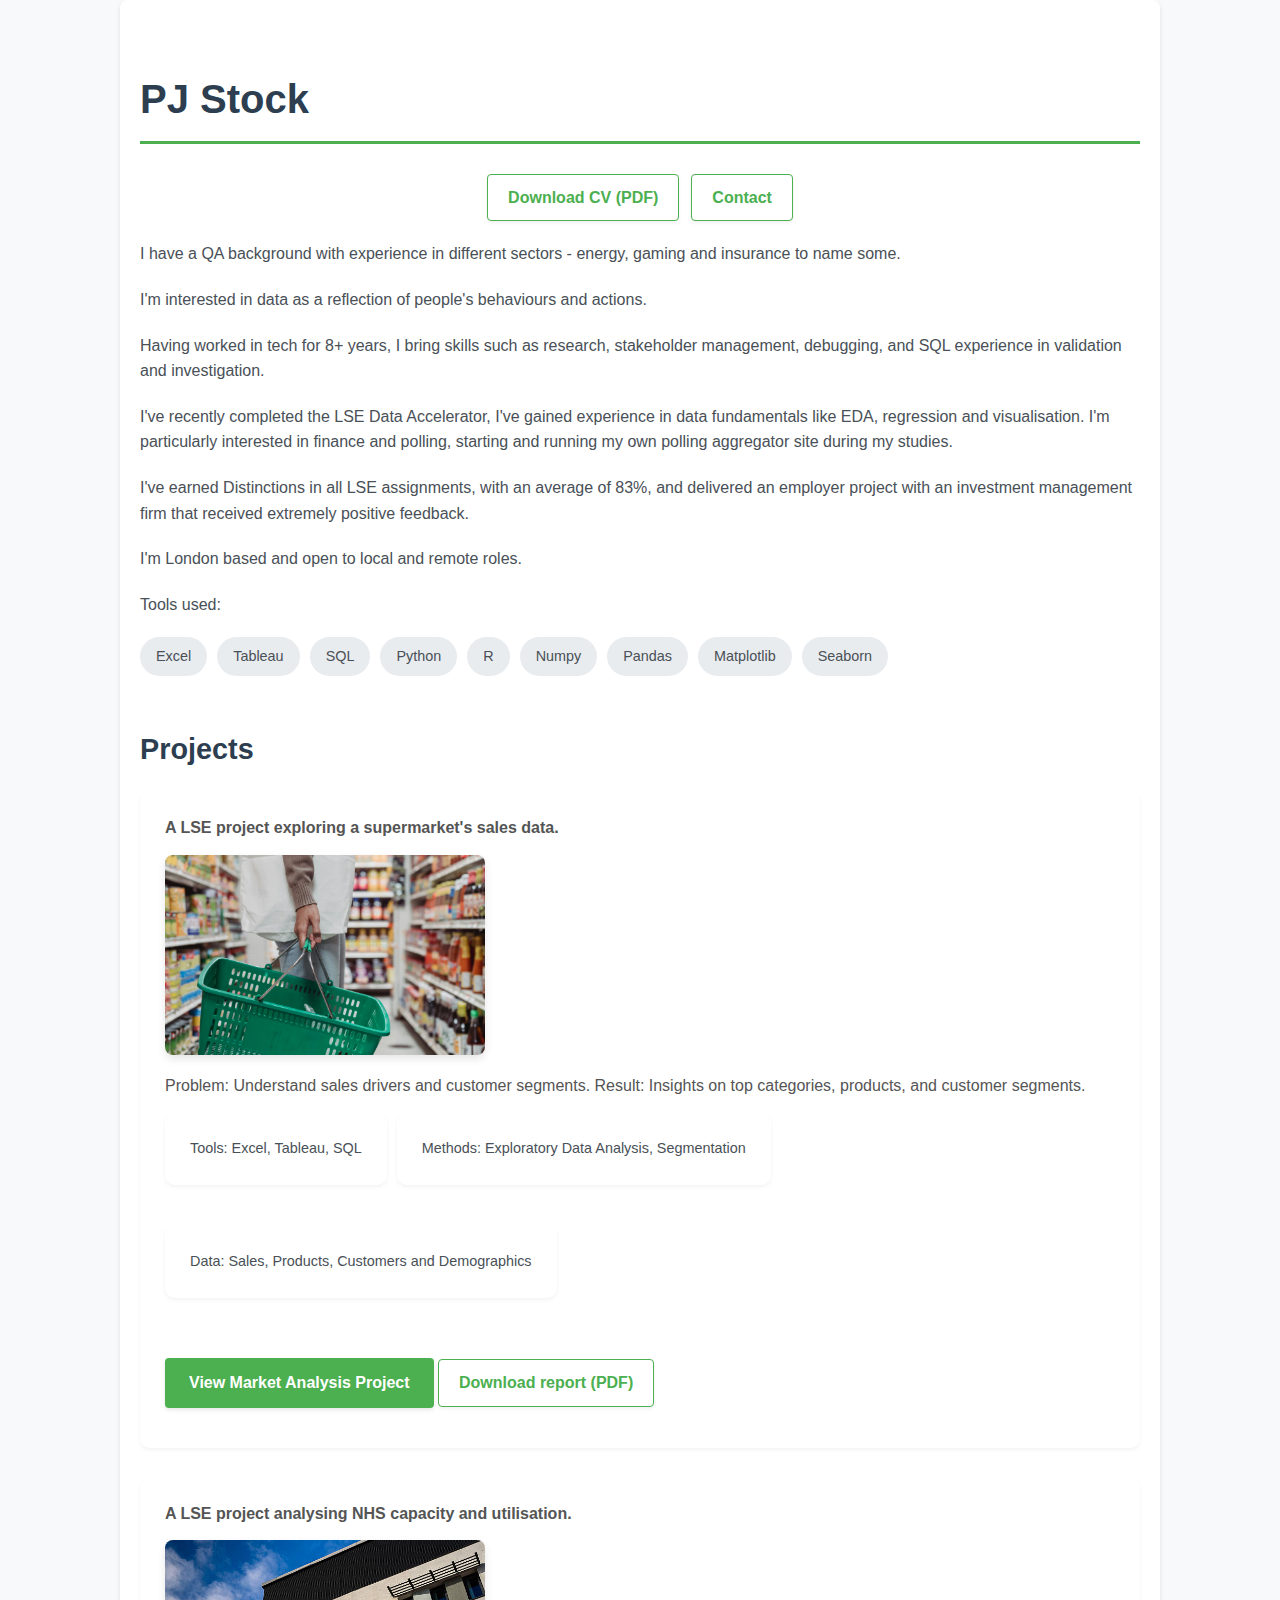
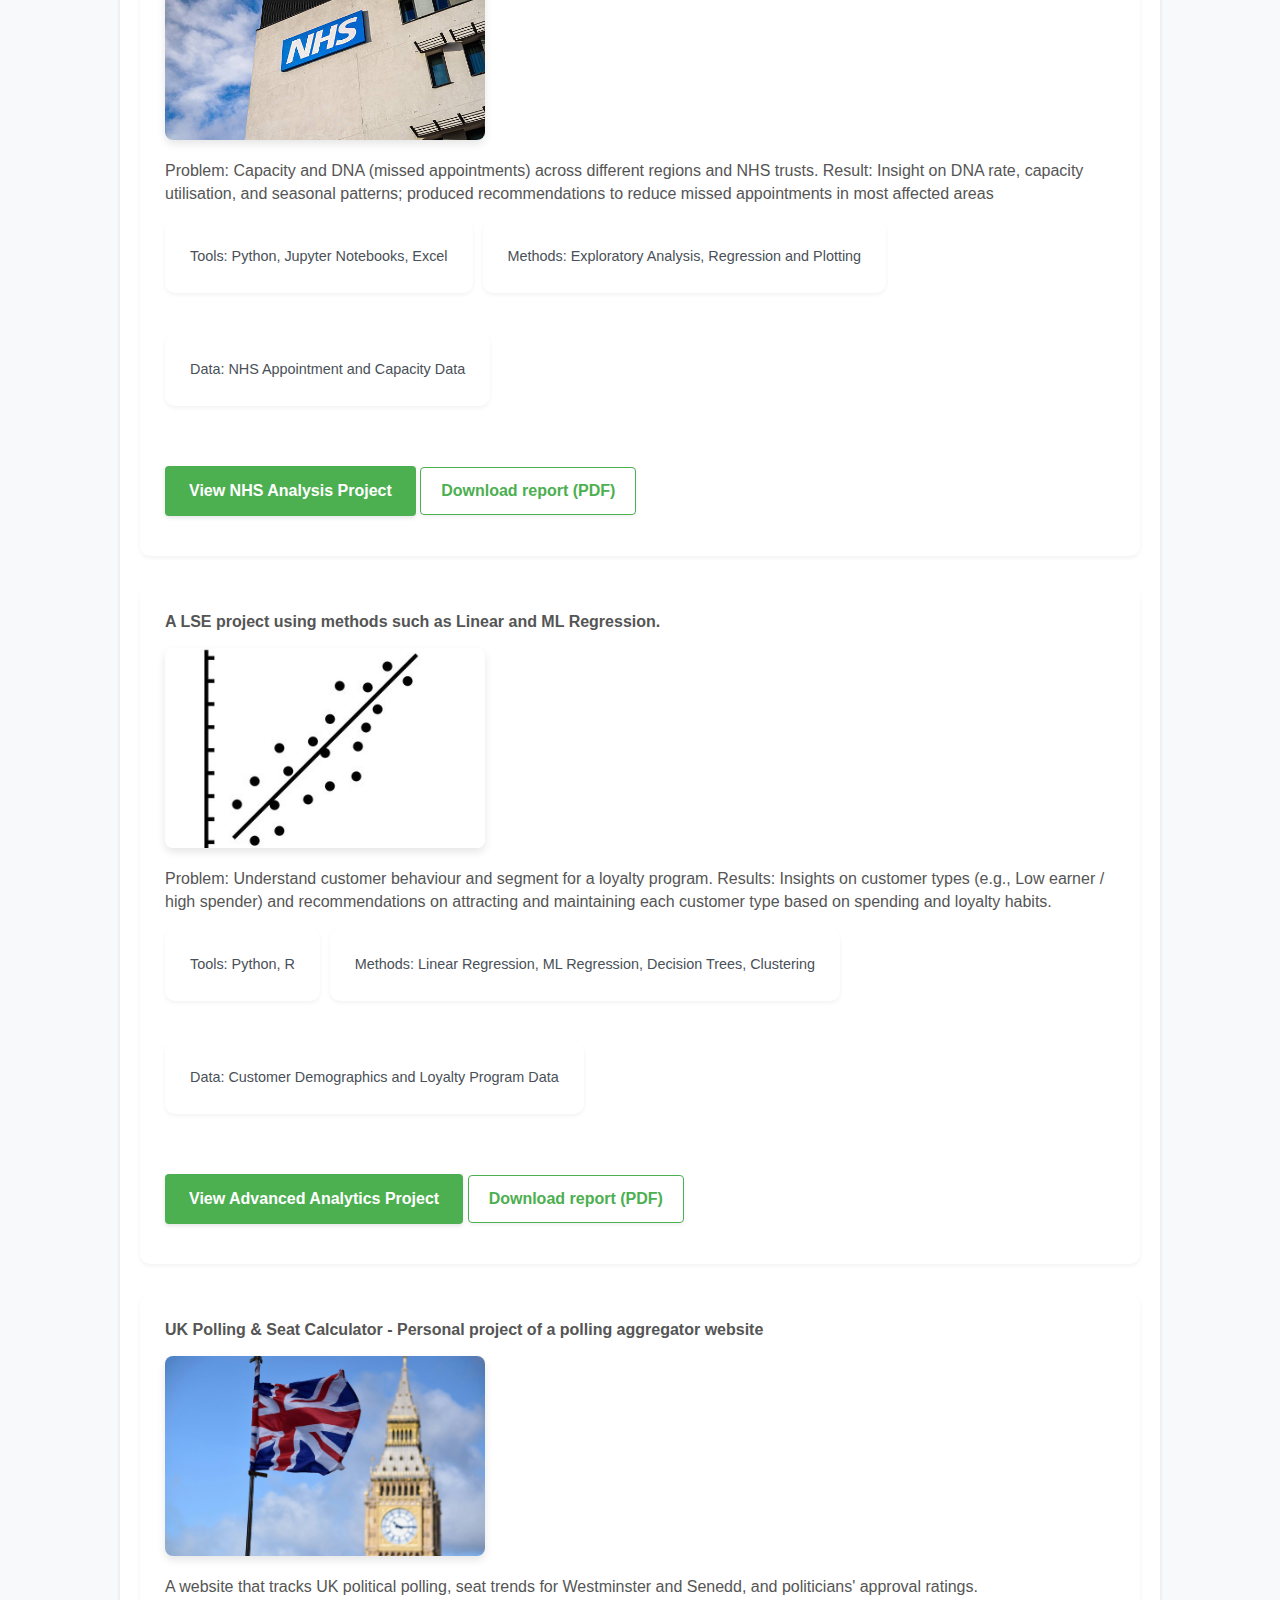
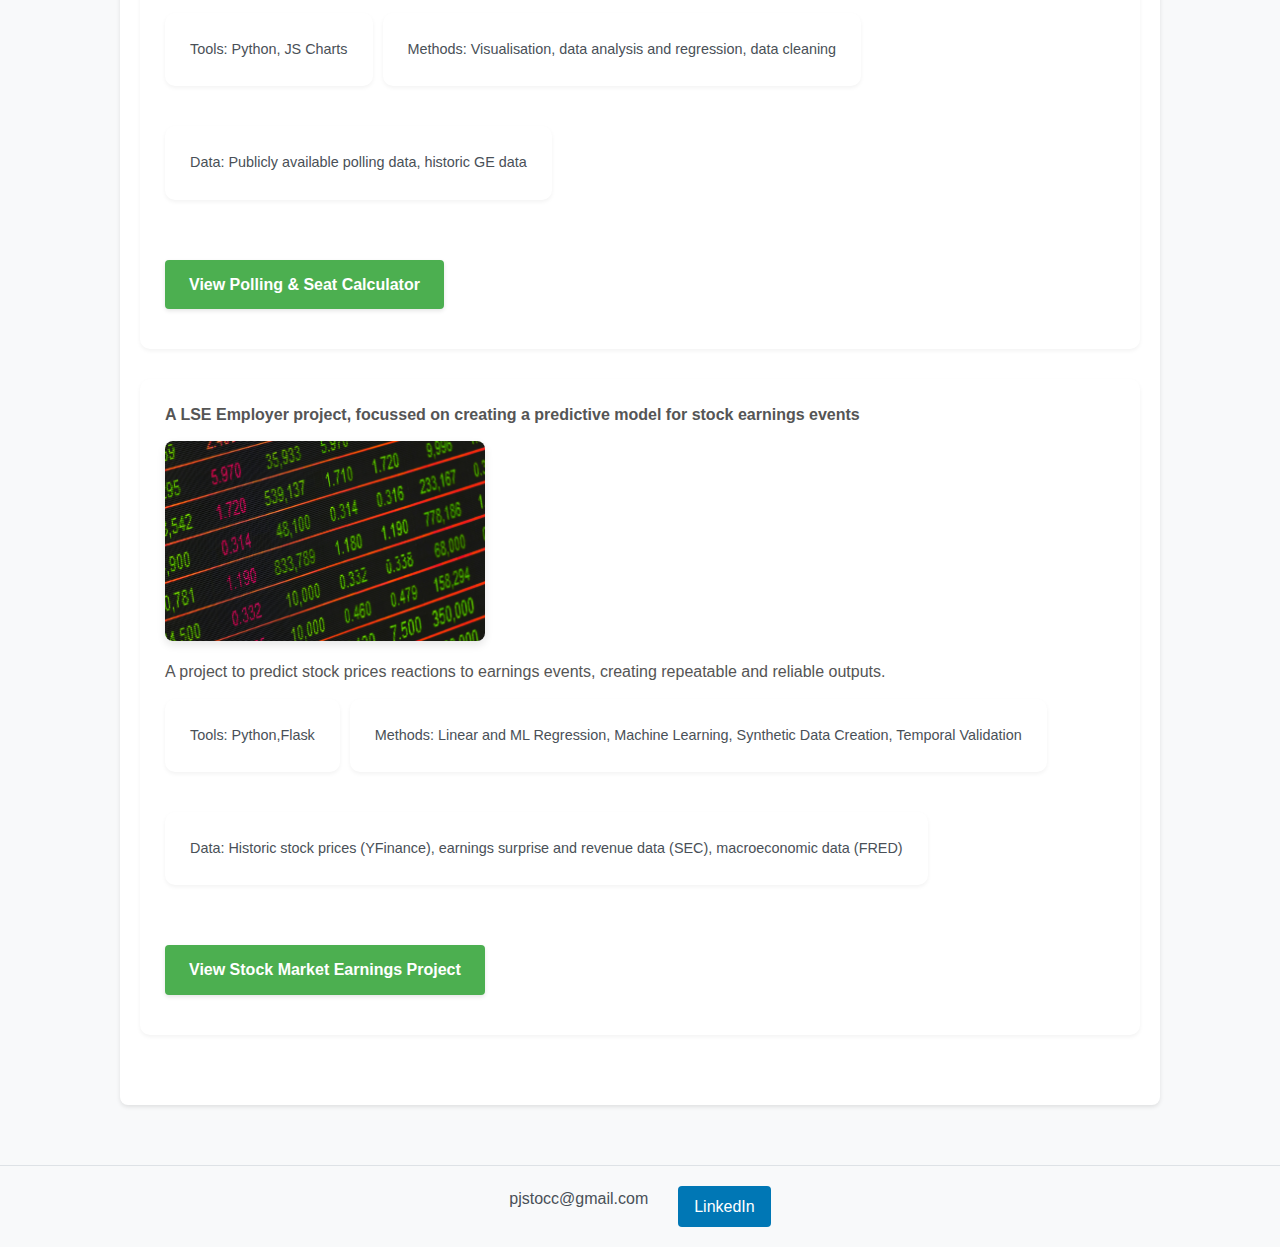
<file: index.html>
<!DOCTYPE html>
<html lang="en">
<head>
  <meta charset="UTF-8">
  <title>PJ Stock - Data Portfolio</title>
  <link rel="stylesheet" href="style.css">
  <style>
    body {
      font-family: 'Segoe UI', Tahoma, Geneva, Verdana, sans-serif;
      line-height: 1.6;
      color: #333;
      background-color: #f8f9fa;
    }
    .container {
      max-width: 1000px;
      margin: 0 auto;
      padding: 40px 20px;
    }
    h1 {
      color: #2c3e50;
      font-size: 2.5em;
      margin-bottom: 30px;
      border-bottom: 3px solid #4CAF50;
      padding-bottom: 10px;
    }
    h2 {
      color: #2c3e50;
      font-size: 1.8em;
      margin: 40px 0 20px 0;
      font-weight: 600;
    }
    .hero-cta {
      display: flex;
      gap: 12px;
      flex-wrap: wrap;
      margin: 10px 0 20px 0;
      justify-content: center;
    }
    .btn-secondary {
      display: inline-block;
      background-color: #ffffff;
      color: #4CAF50;
      border: 1px solid #4CAF50;
      padding: 10px 20px;
      text-decoration: none;
      border-radius: 4px;
      font-weight: bold;
      transition: all 0.3s ease;
      box-shadow: 0 2px 4px rgba(0,0,0,0.06);
    }
    .btn-secondary:hover {
      background-color: #f6fffa;
      transform: translateY(-2px);
      box-shadow: 0 4px 8px rgba(0,0,0,0.12);
    }
    .project-image {
      width: 100%;
      max-width: 320px;
      height: 200px;
      object-fit: cover;
      border-radius: 8px;
      margin: 15px 0 20px 0;
      box-shadow: 0 4px 8px rgba(0,0,0,0.1);
      display: block;
      transition: transform 0.3s ease;
    }
    .project-image:hover {
      transform: scale(1.02);
    }
    .project-link {
      display: inline-block;
      background-color: #4CAF50;
      color: white;
      padding: 12px 24px;
      text-decoration: none;
      border-radius: 4px;
      font-weight: bold;
      margin: 0 0 15px 0;
      transition: all 0.3s ease;
      box-shadow: 0 2px 4px rgba(0,0,0,0.1);
    }
    .project-link:hover {
      background-color: #45a049;
      transform: translateY(-2px);
      box-shadow: 0 4px 8px rgba(0,0,0,0.2);
    }
    .project-description {
      color: #555;
      font-size: 1em;
      margin: 0 0 5px 0;
      line-height: 1.4;
    }
    .tools-list {
      list-style-type: none;
      padding: 0;
      margin: 15px 0 30px 0;
      display: flex;
      flex-wrap: wrap;
      gap: 10px;
    }
    .tools-list li {
      background-color: #e9ecef;
      padding: 8px 16px;
      border-radius: 20px;
      font-size: 0.9em;
      color: #495057;
      transition: all 0.3s ease;
    }
    .tools-list li:hover {
      background-color: #dee2e6;
      transform: translateY(-1px);
    }
    .projects-list {
      list-style-type: none;
      padding: 0;
    }
    .projects-list li {
      background-color: white;
      padding: 25px;
      border-radius: 10px;
      margin-bottom: 30px;
      box-shadow: 0 2px 4px rgba(0,0,0,0.05);
      transition: all 0.3s ease;
    }
    .projects-list li:hover {
      box-shadow: 0 4px 8px rgba(0,0,0,0.1);
      transform: translateY(-2px);
    }
    p {
      margin-bottom: 20px;
      color: #495057;
    }
    .footer {
      margin-top: 60px;
      padding-top: 20px;
      border-top: 1px solid #dee2e6;
      text-align: center;
    }
    .footer-content {
      display: flex;
      justify-content: center;
      gap: 30px;
      margin-bottom: 20px;
    }
    .footer-link {
      color: #495057;
      text-decoration: none;
      transition: color 0.3s ease;
    }
    .footer-link:hover {
      color: #4CAF50;
    }
    .linkedin-btn {
      display: inline-block;
      background-color: #0077b5;
      color: white;
      padding: 8px 16px;
      text-decoration: none;
      border-radius: 4px;
      font-weight: 500;
      transition: all 0.3s ease;
    }
    .linkedin-btn:hover {
      background-color: #005582;
      transform: translateY(-2px);
    }
  </style>
</head>
<body>
  <div class="container">
    <h1>PJ Stock</h1>
    <div class="hero-cta">
      <a href="images/CV PJ Stock.pdf" target="_blank" class="btn-secondary">Download CV (PDF)</a>
      <a href="mailto:pjstocc@gmail.com" class="btn-secondary">Contact</a>
    </div>
    <p>I have a QA background with experience in different sectors - energy, gaming and insurance to name some.</p>

    <p>I'm interested in data as a reflection of people's behaviours and actions.</p>

    <p>Having worked in tech for 8+ years, I bring skills such as research, stakeholder management, debugging, and SQL experience in validation and investigation.</p>

    <p>I've recently completed the LSE Data Accelerator, I've gained experience in data fundamentals like EDA, regression and visualisation. I'm particularly interested in finance and polling, starting and running my own polling aggregator site during my studies.</p>

    <p>I've earned Distinctions in all LSE assignments, with an average of 83%, and delivered an employer project with an investment management firm that received extremely positive feedback.</p>

    <p>I'm London based and open to local and remote roles.</p>

    <p>Tools used:</p>
    <ul class="tools-list">
      <li>Excel</li>
      <li>Tableau</li>
      <li>SQL</li>
      <li>Python</li>
      <li>R</li>
      <li>Numpy</li>
      <li>Pandas</li>
      <li>Matplotlib</li>
      <li>Seaborn</li>
    </ul>

    <h2 id="projects">Projects</h2>
    <ul class="projects-list">
      <li>
        <p class="project-description"><strong>A LSE project exploring a supermarket's sales data.</strong></p>
        <img src="images/pexels-kevin-malik-9016541.jpg" alt="Modern supermarket interior" class="project-image">
        <p class="project-description">Problem: Understand sales drivers and customer segments. Result: Insights on top categories, products, and customer segments.</p>
        <ul class="tools-list">
          <li>Tools: Excel, Tableau, SQL</li>
          <li>Methods: Exploratory Data Analysis, Segmentation</li>
          <li>Data: Sales, Products, Customers and Demographics</li>
        </ul>
        <a href="project1.html" class="project-link">View Market Analysis Project</a>
        <a href="2Market_project/2Market_Report.pdf" target="_blank" class="btn-secondary">Download report (PDF)</a>
      </li>
      <li>
        <p class="project-description"><strong>A LSE project analysing NHS capacity and utilisation.</strong></p>
        <img src="images/NHS_image.jpg" alt="NHS hospital" class="project-image">
        <p class="project-description">Problem: Capacity and DNA (missed appointments) across different regions and NHS trusts.  Result: Insight on DNA rate, capacity utilisation, and seasonal patterns; produced recommendations to reduce missed appointments in most affected areas</p>
        <ul class="tools-list">
          <li>Tools: Python, Jupyter Notebooks, Excel</li>
          <li>Methods: Exploratory Analysis, Regression and Plotting</li>
          <li>Data: NHS Appointment and Capacity Data</li>
        </ul>
        <a href="project2.html" class="project-link">View NHS Analysis Project</a>
        <a href="NHS_project/NHS_project_report.pdf" target="_blank" class="btn-secondary">Download report (PDF)</a>
      </li>
      <li>
        <p class="project-description"><strong>A LSE project using methods such as Linear and ML Regression.</strong></p>
        <img src="images/advanced_analytics.jpg" alt="Advanced Analytics" class="project-image">
        <p class="project-description">Problem: Understand customer behaviour and segment for a loyalty program. Results: Insights on customer types (e.g., Low earner / high spender) and recommendations on attracting and maintaining each customer type based on spending and loyalty habits.</p>
        <ul class="tools-list">
          <li>Tools: Python, R</li>
          <li>Methods: Linear Regression, ML Regression, Decision Trees, Clustering</li>
          <li>Data: Customer Demographics and Loyalty Program Data</li>
        </ul>
        <a href="project3.html" class="project-link">View Advanced Analytics Project</a>
        <a href="Advanced_Analytics_Project/Analytics_Report_PJ_Stock.pdf" target="_blank" class="btn-secondary">Download report (PDF)</a>
      </li>
      <li>
        <p class="project-description"><strong>UK Polling & Seat Calculator - Personal project of a polling aggregator website</strong></p>
        <img src="images/seat_calc_image.jpg" alt="UK Polling and Seat Calculator" class="project-image">
        <p class="project-description">A website that tracks UK political polling, seat trends for Westminster and Senedd, and politicians' approval ratings.</p>
        <ul class="tools-list">
          <li>Tools: Python, JS Charts</li>
          <li>Methods: Visualisation, data analysis and regression, data cleaning</li>
          <li>Data: Publicly available polling data, historic GE data</li>
        </ul>
        <div class="project-links">
          <a href="project4.html" class="project-link">View Polling & Seat Calculator</a>
          
        </div>
      </li>
      <li>
        <p class="project-description"><strong>A LSE Employer project, focussed on creating a predictive model for stock earnings events</strong></p>
        <img src="images/stock_market.jpg" alt="Stock market charts" class="project-image">
        <p class="project-description">A project to predict stock prices reactions to earnings events, creating repeatable and reliable outputs.</p>
        <ul class="tools-list">
          <li>Tools: Python,Flask</li>
          <li>Methods: Linear and ML Regression, Machine Learning, Synthetic Data Creation, Temporal Validation</li>
          <li>Data: Historic stock prices (YFinance), earnings surprise and revenue data (SEC), macroeconomic data (FRED)</li>
        </ul>
        <a href="project6.html" class="project-link">View Stock Market Earnings Project</a>
      </li>
    </ul>
  </div>
  <footer class="footer">
    <div class="footer-content">
      <a href="mailto:pjstocc@gmail.com" class="footer-link">pjstocc@gmail.com</a>
      <a href="https://www.linkedin.com/in/pjstock/" target="_blank" class="linkedin-btn">LinkedIn</a>
    </div>
  </footer>
</body>
</html>
</file>
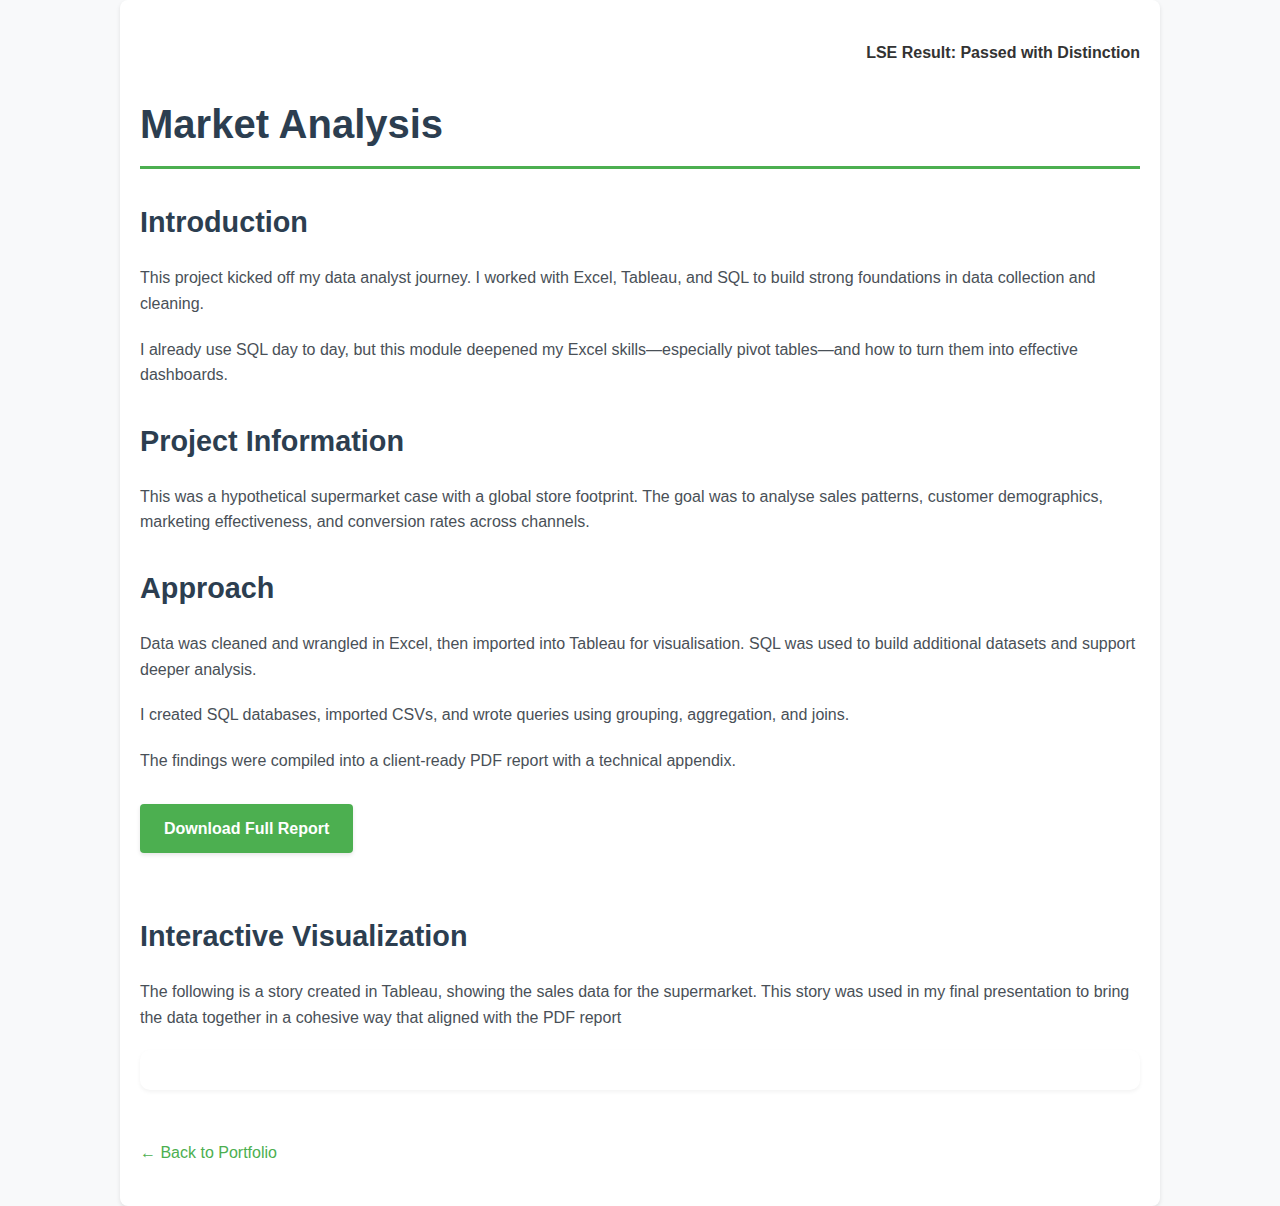
<file: project1.html>
<!DOCTYPE html>
<html lang="en">
<head>
  <meta charset="UTF-8">
  <title>Market Analysis</title>
  <link rel="stylesheet" href="style.css">
  <style>
    body {
      font-family: 'Segoe UI', Tahoma, Geneva, Verdana, sans-serif;
      line-height: 1.6;
      color: #333;
      background-color: #f8f9fa;
    }
    .container {
      max-width: 1000px;
      margin: 0 auto;
      padding: 40px 20px;
    }
    h1 {
      color: #2c3e50;
      font-size: 2.5em;
      margin-bottom: 30px;
      border-bottom: 3px solid #4CAF50;
      padding-bottom: 10px;
    }
    h2 {
      color: #2c3e50;
      font-size: 1.8em;
      margin: 30px 0 20px 0;
    }
    .download-btn {
      display: inline-block;
      background-color: #4CAF50;
      color: white;
      padding: 12px 24px;
      text-decoration: none;
      border-radius: 4px;
      font-weight: bold;
      margin: 10px 0 30px 0;
      transition: all 0.3s ease;
      box-shadow: 0 2px 4px rgba(0,0,0,0.1);
    }
    .download-btn:hover {
      background-color: #45a049;
      transform: translateY(-2px);
      box-shadow: 0 4px 8px rgba(0,0,0,0.2);
    }
    p {
      margin-bottom: 20px;
      color: #495057;
      line-height: 1.6;
    }
    .back-link {
      display: inline-block;
      color: #4CAF50;
      text-decoration: none;
      font-weight: 500;
      margin-top: 30px;
      transition: all 0.3s ease;
    }
    .back-link:hover {
      color: #45a049;
      transform: translateX(-5px);
    }
    .tableau-container {
      background-color: white;
      padding: 20px;
      border-radius: 10px;
      box-shadow: 0 2px 4px rgba(0,0,0,0.05);
      margin: 20px 0;
    }
    /* Small badge for achievements */
    .badge {
      display: inline-flex;
      align-items: center;
      gap: 6px;
      background-color: #eaf7ea;
      color: #2e7d32;
      border: 1px solid #4CAF50;
      border-radius: 999px;
      padding: 4px 10px;
      font-size: 0.85em;
      font-weight: 600;
      margin: 10px 0 20px 0;
    }
    .badge .icon {
      font-size: 1.1em;
      line-height: 1;
    }
    
  </style>
</head>
<body>
  <div class="container">
    <div style="text-align: right; font-weight: 700;">LSE Result: Passed with Distinction</div>
    <h1>Market Analysis</h1>
    <h2>Introduction</h2>
    <p>This project kicked off my data analyst journey. I worked with Excel, Tableau, and SQL to build strong foundations in data collection and cleaning.</p>
    <p>I already use SQL day to day, but this module deepened my Excel skills—especially pivot tables—and how to turn them into effective dashboards.</p>

    <h2>Project Information</h2>
    <p>This was a hypothetical supermarket case with a global store footprint. The goal was to analyse sales patterns, customer demographics, marketing effectiveness, and conversion rates across channels.</p>

    <h2>Approach</h2>
    <p>Data was cleaned and wrangled in Excel, then imported into Tableau for visualisation. SQL was used to build additional datasets and support deeper analysis.</p>
    <p>I created SQL databases, imported CSVs, and wrote queries using grouping, aggregation, and joins.</p>
    <p>The findings were compiled into a client-ready PDF report with a technical appendix.</p>
    <a href="2Market_project/2Market_Report.pdf" target="_blank" class="download-btn">Download Full Report</a>

    <h2>Interactive Visualization</h2>
    <p>The following is a story created in Tableau, showing the sales data for the supermarket. This story was used in my final presentation to bring the data together in a cohesive way that aligned with the PDF report</p>
    
    <div class="tableau-container">
      <div class='tableauPlaceholder' id='viz1748710304787' style='position: relative'><noscript><a href='#'><img alt='2Market ' src='https:&#47;&#47;public.tableau.com&#47;static&#47;images&#47;2M&#47;2Market_Tableau_17487090566810&#47;2Market&#47;1_rss.png' style='border: none' /></a></noscript><object class='tableauViz'  style='display:none;'><param name='host_url' value='https%3A%2F%2Fpublic.tableau.com%2F' /> <param name='embed_code_version' value='3' /> <param name='site_root' value='' /><param name='name' value='2Market_Tableau_17487090566810&#47;2Market' /><param name='tabs' value='no' /><param name='toolbar' value='yes' /><param name='static_image' value='https:&#47;&#47;public.tableau.com&#47;static&#47;images&#47;2M&#47;2Market_Tableau_17487090566810&#47;2Market&#47;1.png' /> <param name='animate_transition' value='yes' /><param name='display_static_image' value='yes' /><param name='display_spinner' value='yes' /><param name='display_overlay' value='yes' /><param name='display_count' value='yes' /><param name='language' value='en-GB' /></object></div>
      <script type='text/javascript'>
          var divElement = document.getElementById('viz1748710304787');
          var vizElement = divElement.getElementsByTagName('object')[0];
          vizElement.style.width='100%';
          vizElement.style.height='800px';
          var scriptElement = document.createElement('script');
          scriptElement.src = 'https://public.tableau.com/javascripts/api/viz_v1.js';
          vizElement.parentNode.insertBefore(scriptElement, vizElement);
      </script>
    </div>

    <a href="index.html" class="back-link">← Back to Portfolio</a>
  </div>
</body>
</html>
</file>
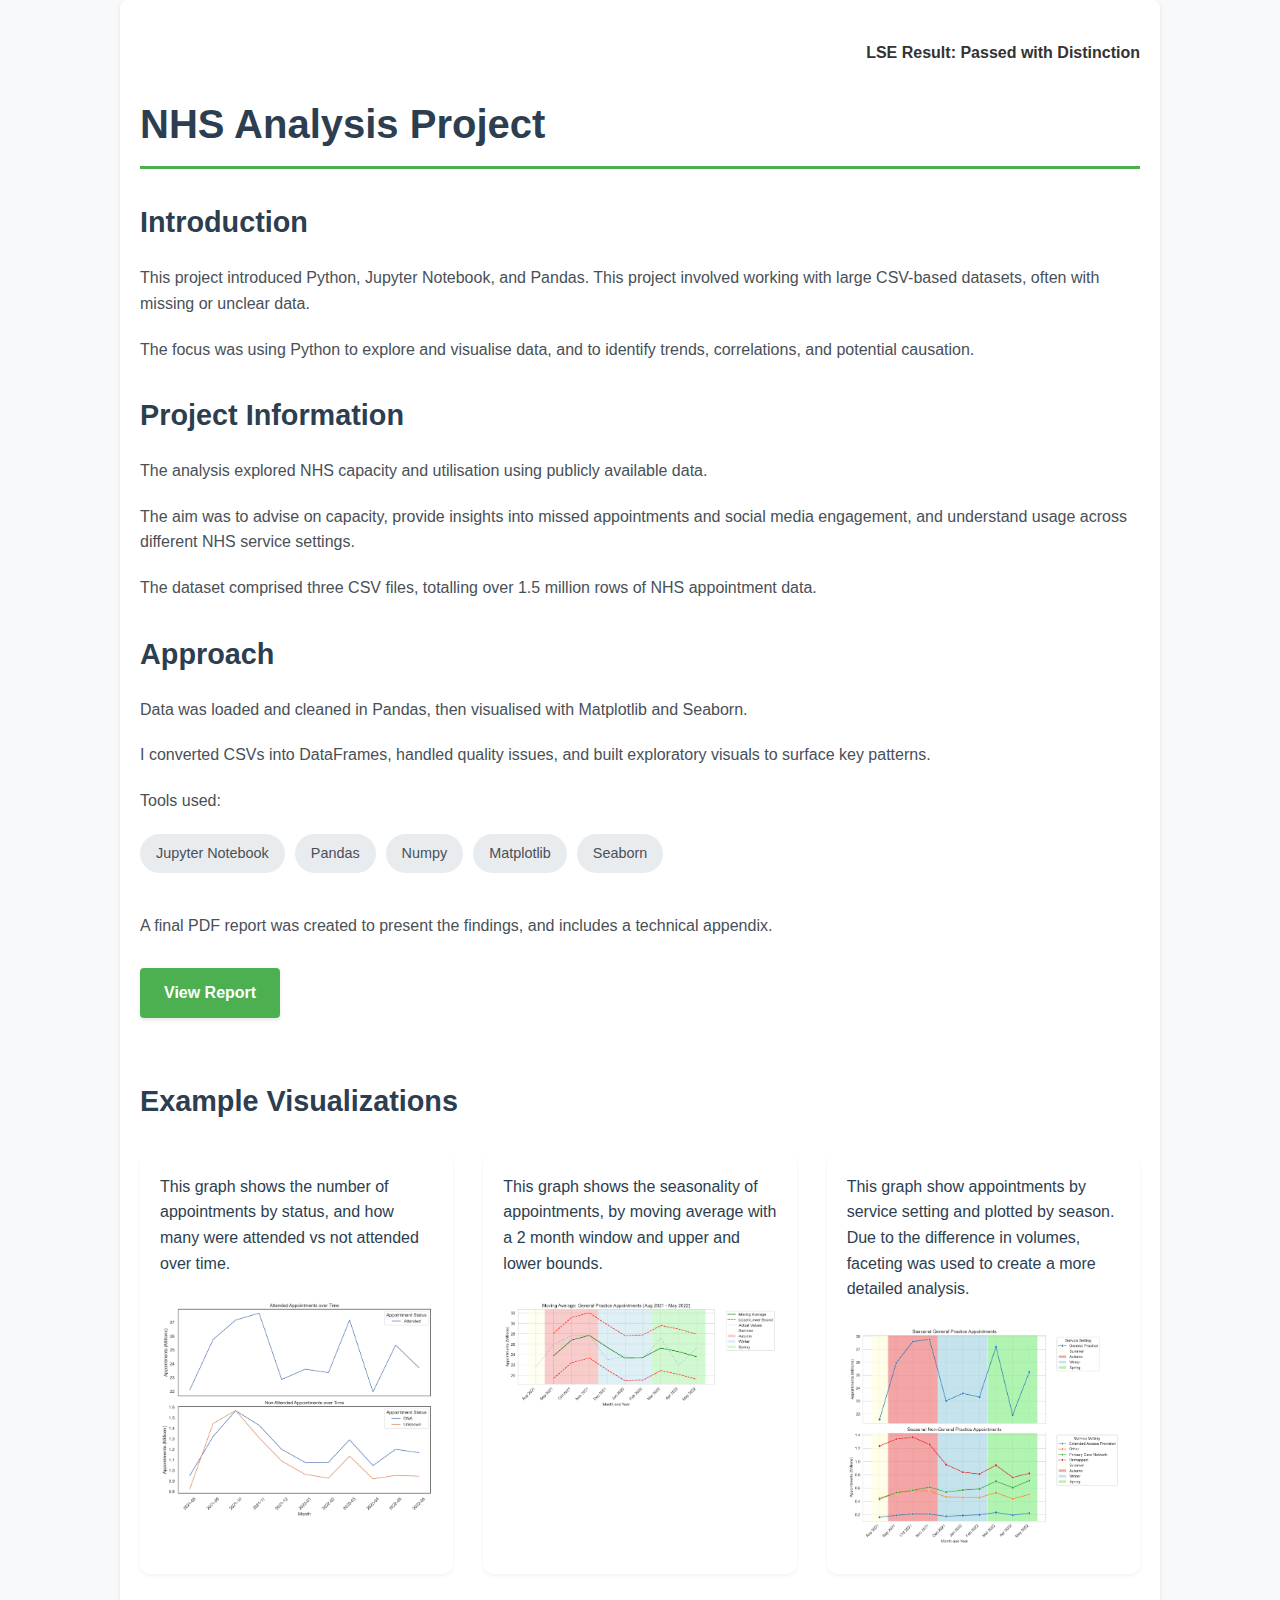
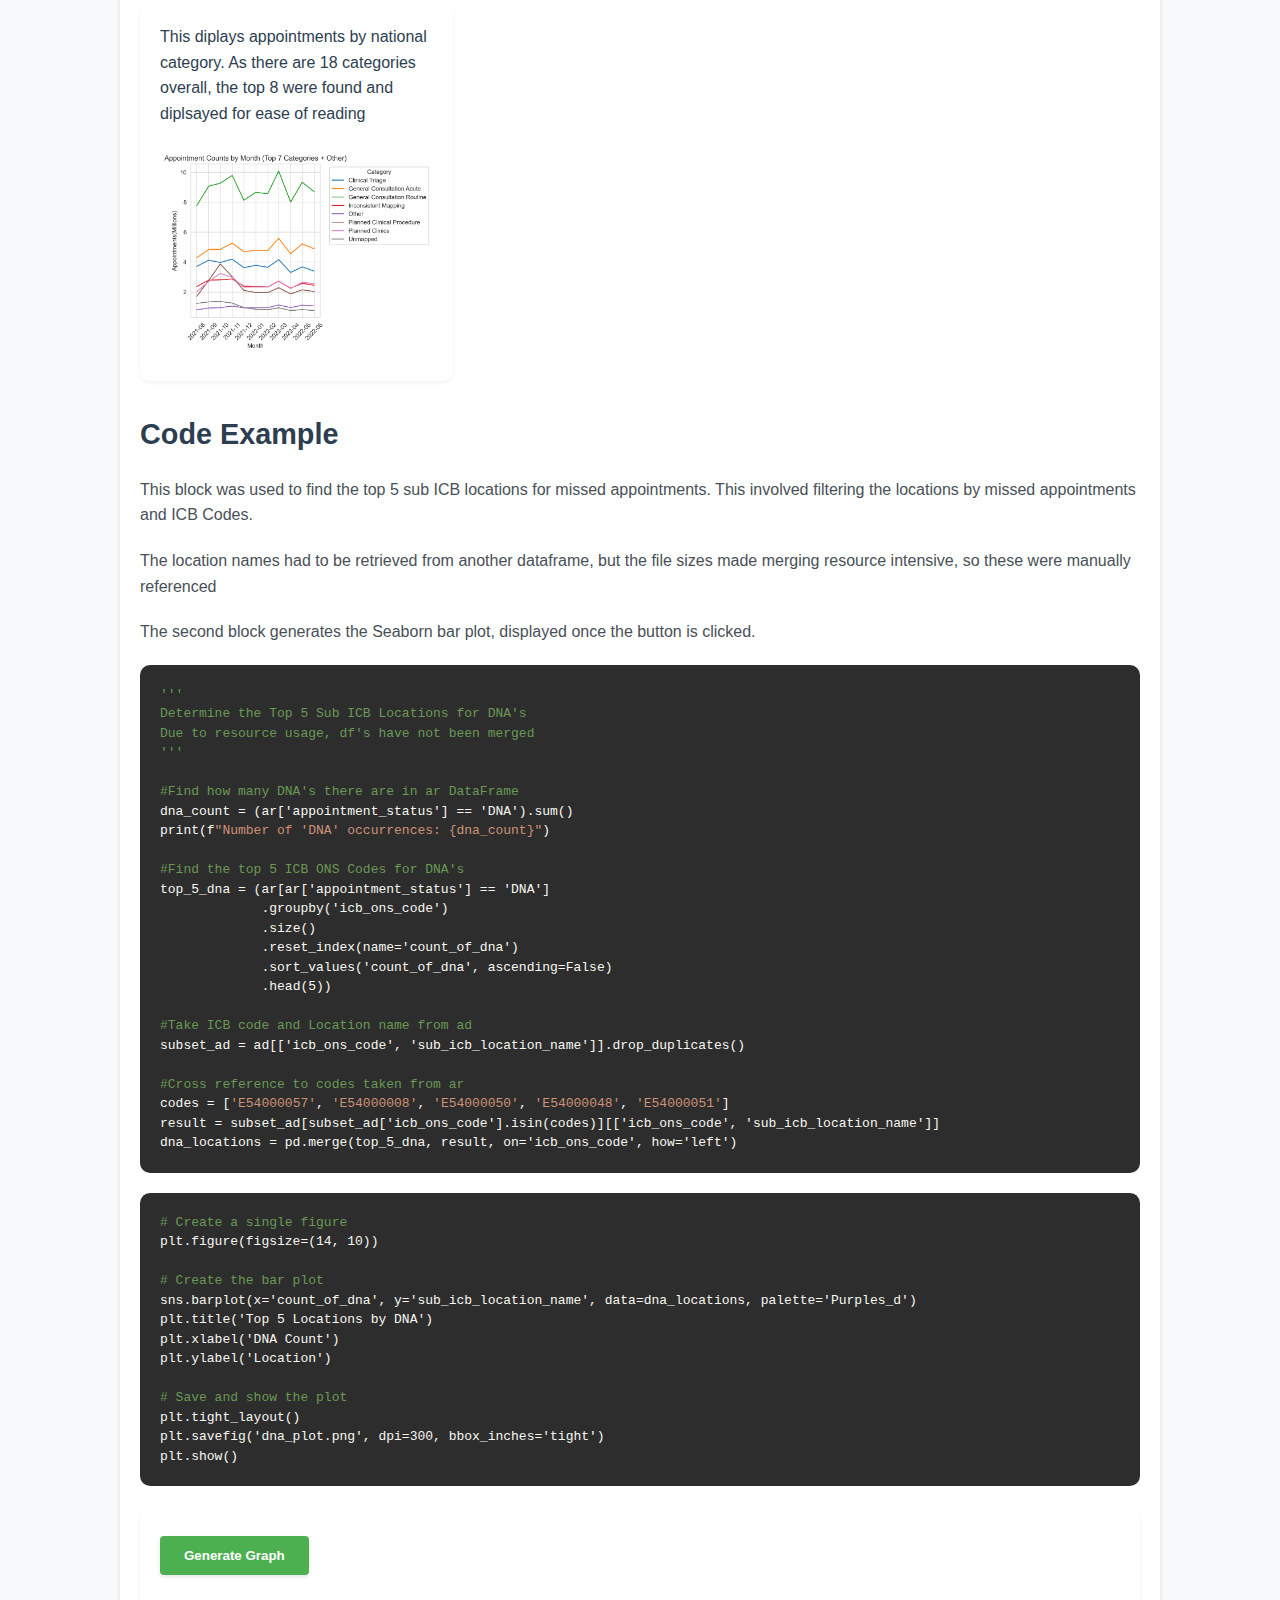
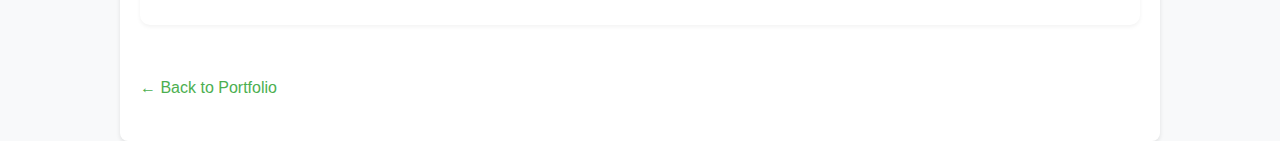
<file: project2.html>
<!DOCTYPE html>
<html lang="en">
<head>
  <meta charset="UTF-8">
  <title>NHS Analysis Project</title>
  <link rel="stylesheet" href="style.css">
  <!-- Add PyScript -->
  <link rel="stylesheet" href="https://pyscript.net/latest/pyscript.css" />
  <script defer src="https://pyscript.net/latest/pyscript.js"></script>
  <style>
    body {
      font-family: 'Segoe UI', Tahoma, Geneva, Verdana, sans-serif;
      line-height: 1.6;
      color: #333;
      background-color: #f8f9fa;
    }
    .container {
      max-width: 1000px;
      margin: 0 auto;
      padding: 40px 20px;
    }
    h1 {
      color: #2c3e50;
      font-size: 2.5em;
      margin-bottom: 30px;
      border-bottom: 3px solid #4CAF50;
      padding-bottom: 10px;
    }
    h2 {
      color: #2c3e50;
      font-size: 1.8em;
      margin: 30px 0 20px 0;
    }
    .download-btn {
      display: inline-block;
      background-color: #4CAF50;
      color: white;
      padding: 12px 24px;
      text-decoration: none;
      border-radius: 4px;
      font-weight: bold;
      margin: 10px 0 30px 0;
      transition: all 0.3s ease;
      box-shadow: 0 2px 4px rgba(0,0,0,0.1);
    }
    .download-btn:hover {
      background-color: #45a049;
      transform: translateY(-2px);
      box-shadow: 0 4px 8px rgba(0,0,0,0.2);
    }
    p {
      margin-bottom: 20px;
      color: #495057;
      line-height: 1.6;
    }
    .back-link {
      display: inline-block;
      color: #4CAF50;
      text-decoration: none;
      font-weight: 500;
      margin-top: 30px;
      transition: all 0.3s ease;
    }
    .back-link:hover {
      color: #45a049;
      transform: translateX(-5px);
    }
    .tools-list {
      list-style-type: none;
      padding: 0;
      margin: 15px 0 30px 0;
      display: flex;
      flex-wrap: wrap;
      gap: 10px;
    }
    .tools-list li {
      background-color: #e9ecef;
      padding: 8px 16px;
      border-radius: 20px;
      font-size: 0.9em;
      color: #495057;
      transition: all 0.3s ease;
    }
    .tools-list li:hover {
      background-color: #dee2e6;
      transform: translateY(-1px);
    }
    .visualization-container {
      display: grid;
      grid-template-columns: repeat(auto-fit, minmax(300px, 1fr));
      gap: 30px;
      margin: 30px 0;
    }
    .viz-item {
      background-color: white;
      padding: 20px;
      border-radius: 10px;
      box-shadow: 0 2px 4px rgba(0,0,0,0.05);
      transition: all 0.3s ease;
    }
    .viz-item:hover {
      box-shadow: 0 4px 8px rgba(0,0,0,0.1);
      transform: translateY(-2px);
    }
    .viz-image {
      width: 100%;
      height: auto;
      border-radius: 8px;
      margin-top: 10px;
      cursor: pointer;
      transition: transform 0.3s ease;
    }
    .viz-image:hover {
      transform: scale(1.02);
    }
    h3 {
      color: #2c3e50;
      font-size: 1em;
      margin: 0 0 15px 0;
      font-weight: normal;
    }
    /* Modal styles */
    .modal {
      display: none;
      position: fixed;
      z-index: 1000;
      top: 0;
      left: 0;
      width: 100%;
      height: 100%;
      background-color: rgba(0, 0, 0, 0.9);
      overflow: auto;
    }
    .modal-content {
      margin: auto;
      display: block;
      max-width: 90%;
      max-height: 90vh;
      position: absolute;
      top: 50%;
      left: 50%;
      transform: translate(-50%, -50%);
    }
    .close {
      position: absolute;
      top: 15px;
      right: 35px;
      color: #f1f1f1;
      font-size: 40px;
      font-weight: bold;
      cursor: pointer;
    }
    .python-output {
      background-color: white;
      padding: 20px;
      border-radius: 10px;
      box-shadow: 0 2px 4px rgba(0,0,0,0.05);
      margin: 20px 0;
    }
    .python-output pre {
      background-color: #f8f9fa;
      padding: 15px;
      border-radius: 5px;
      overflow-x: auto;
    }
    .run-button {
      display: inline-block;
      background-color: #4CAF50;
      color: white;
      padding: 12px 24px;
      text-decoration: none;
      border-radius: 4px;
      font-weight: bold;
      margin: 10px 0;
      transition: all 0.3s ease;
      box-shadow: 0 2px 4px rgba(0,0,0,0.1);
      border: none;
      cursor: pointer;
    }
    .run-button:hover {
      background-color: #45a049;
      transform: translateY(-2px);
      box-shadow: 0 4px 8px rgba(0,0,0,0.2);
    }
    #viz-output {
      margin-top: 20px;
    }
    .code-example {
      background-color: #2d2d2d;
      color: #f8f8f2;
      padding: 20px;
      border-radius: 10px;
      margin: 20px 0;
      font-family: 'Consolas', 'Monaco', 'Courier New', monospace;
      line-height: 1.5;
      overflow-x: auto;
    }
    .code-example pre {
      margin: 0;
      white-space: pre-wrap;
    }
    .code-example .comment {
      color: #6a9955;
    }
    .code-example .string {
      color: #ce9178;
    }
    .code-example .keyword {
      color: #569cd6;
    }
    .code-example .function {
      color: #dcdcaa;
    }
    /* Small badge for achievements */
    .badge {
      display: inline-flex;
      align-items: center;
      gap: 6px;
      background-color: #eaf7ea;
      color: #2e7d32;
      border: 1px solid #4CAF50;
      border-radius: 999px;
      padding: 4px 10px;
      font-size: 0.85em;
      font-weight: 600;
      margin: 10px 0 20px 0;
    }
    .badge .icon {
      font-size: 1.1em;
      line-height: 1;
    }
    
  </style>
</head>
<body>
  <div class="container">
    <div style="text-align: right; font-weight: 700;">LSE Result: Passed with Distinction</div>
    <h1>NHS Analysis Project</h1>
    <h2>Introduction</h2>
    <p>This project introduced Python, Jupyter Notebook, and Pandas. This project involved working with large CSV-based datasets, often with missing or unclear data.</p>
    <p>The focus was using Python to explore and visualise data, and to identify trends, correlations, and potential causation.</p>

    <h2>Project Information</h2>
    <p>The analysis explored NHS capacity and utilisation using publicly available data.</p>
    <p>The aim was to advise on capacity, provide insights into missed appointments and social media engagement, and understand usage across different NHS service settings.</p>
    <p>The dataset comprised three CSV files, totalling over 1.5 million rows of NHS appointment data.</p>

    <h2>Approach</h2>
    <p>Data was loaded and cleaned in Pandas, then visualised with Matplotlib and Seaborn.</p>
    <p>I converted CSVs into DataFrames, handled quality issues, and built exploratory visuals to surface key patterns.</p>

    <p>Tools used:</p>
    <ul class="tools-list">
      <li>Jupyter Notebook</li>
      <li>Pandas</li>
      <li>Numpy</li>
      <li>Matplotlib</li>
      <li>Seaborn</li>
    </ul>

    <p>A final PDF report was created to present the findings, and includes a technical appendix.</p>
    <a href="NHS_project/NHS_project_report.pdf" target="_blank" class="download-btn">View Report</a>

    <h2>Example Visualizations</h2>
    <div class="visualization-container">
      <div class="viz-item">
        <h3>This graph shows the number of appointments by status, and how many were attended vs not attended over time.</h3>
        <img src="NHS_project/appointment_status.png" alt="Appointment Status Analysis" class="viz-image" onclick="openModal(this)">
      </div>
      <div class="viz-item">
        <h3>This graph shows the seasonality of appointments, by moving average with a 2 month window and upper and lower bounds.</h3>
        <img src="NHS_project/seasonality_ma.png" alt="Seasonality Moving Average" class="viz-image" onclick="openModal(this)">
      </div>
      <div class="viz-item">
        <h3>This graph show appointments by service setting and plotted by season. Due to the difference in volumes, faceting was used to create a more detailed analysis.</h3>
        <img src="NHS_project/seasonality_plot.png" alt="Seasonality Analysis" class="viz-image" onclick="openModal(this)">
      </div>
      <div class="viz-item">
        <h3>This diplays appointments by national category. As there are 18 categories overall, the top 8 were found and diplsayed for ease of reading</h3>
        <img src="NHS_project/national_cat_plot.png" alt="National Category Analysis" class="viz-image" onclick="openModal(this)">
      </div>
    </div>

    <h2>Code Example</h2>
    <p>This block was used to find the top 5 sub ICB locations for missed appointments. This involved filtering the locations by missed appointments and ICB Codes.</p>
    <p>The location names had to be retrieved from another dataframe, but the file sizes made merging resource intensive, so these were manually referenced</p>
    <p>The second block generates the Seaborn bar plot, displayed once the button is clicked.</p>
    <div class="code-example">
      <pre><span class="comment">'''
Determine the Top 5 Sub ICB Locations for DNA's
Due to resource usage, df's have not been merged 
'''</span>

<span class="comment">#Find how many DNA's there are in ar DataFrame</span>
dna_count = (ar['appointment_status'] == 'DNA').sum()
print(f<span class="string">"Number of 'DNA' occurrences: {dna_count}"</span>)

<span class="comment">#Find the top 5 ICB ONS Codes for DNA's</span>
top_5_dna = (ar[ar['appointment_status'] == 'DNA']
             .groupby('icb_ons_code')
             .size()
             .reset_index(name='count_of_dna')
             .sort_values('count_of_dna', ascending=False)
             .head(5))

<span class="comment">#Take ICB code and Location name from ad</span>
subset_ad = ad[['icb_ons_code', 'sub_icb_location_name']].drop_duplicates()

<span class="comment">#Cross reference to codes taken from ar</span>
codes = [<span class="string">'E54000057'</span>, <span class="string">'E54000008'</span>, <span class="string">'E54000050'</span>, <span class="string">'E54000048'</span>, <span class="string">'E54000051'</span>]
result = subset_ad[subset_ad['icb_ons_code'].isin(codes)][['icb_ons_code', 'sub_icb_location_name']]
dna_locations = pd.merge(top_5_dna, result, on='icb_ons_code', how='left')</pre>
    </div>

    <div class="code-example">
      <pre><span class="comment"># Create a single figure</span>
plt.figure(figsize=(14, 10))

<span class="comment"># Create the bar plot</span>
sns.barplot(x='count_of_dna', y='sub_icb_location_name', data=dna_locations, palette='Purples_d')
plt.title('Top 5 Locations by DNA')
plt.xlabel('DNA Count')
plt.ylabel('Location')

<span class="comment"># Save and show the plot</span>
plt.tight_layout()
plt.savefig('dna_plot.png', dpi=300, bbox_inches='tight')
plt.show()</pre>
    </div>

    
    <div class="python-output">
      <button class="run-button" onclick="showPlot()">Generate Graph</button>
      <div id="viz-output"></div>
      <script>
        function showPlot() {
          const outputDiv = document.getElementById('viz-output');
          outputDiv.innerHTML = '<img src="NHS_project/dna_plot.png" alt="DNA Locations Plot" style="width: 100%; max-width: 800px; margin-top: 20px;">';
        }
      </script>
    </div>

    <!-- Modal -->
    <div id="imageModal" class="modal">
      <span class="close" onclick="closeModal()">&times;</span>
      <img class="modal-content" id="modalImage">
    </div>

    <a href="index.html" class="back-link">← Back to Portfolio</a>
  </div>

  <script>
    function openModal(img) {
      var modal = document.getElementById("imageModal");
      var modalImg = document.getElementById("modalImage");
      modal.style.display = "block";
      modalImg.src = img.src;
    }

    function closeModal() {
      document.getElementById("imageModal").style.display = "none";
    }

    // Close modal when clicking outside the image
    window.onclick = function(event) {
      var modal = document.getElementById("imageModal");
      if (event.target == modal) {
        modal.style.display = "none";
      }
    }
  </script>
</body>
</html>
</file>
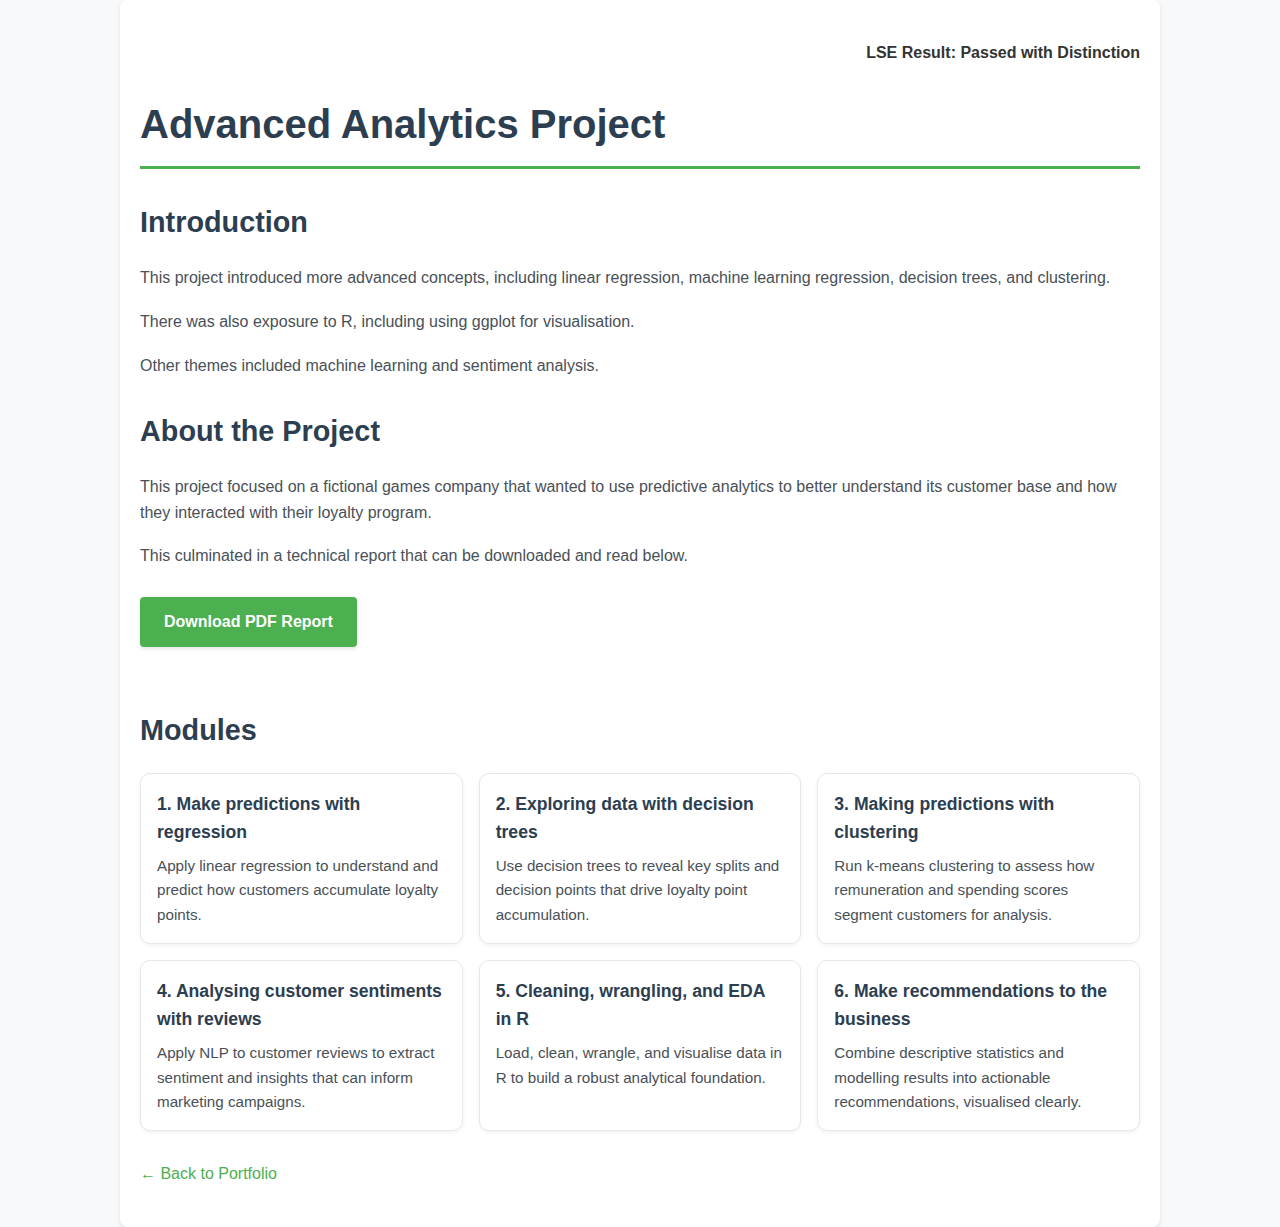
<file: project3.html>
<!DOCTYPE html>
<html lang="en">
<head>
  <meta charset="UTF-8">
  <title>Advanced Analytics Project</title>
  <link rel="stylesheet" href="style.css">
  <style>
    body {
      font-family: 'Segoe UI', Tahoma, Geneva, Verdana, sans-serif;
      line-height: 1.6;
      color: #333;
      background-color: #f8f9fa;
    }
    .container {
      max-width: 1000px;
      margin: 0 auto;
      padding: 40px 20px;
    }
    h1 {
      color: #2c3e50;
      font-size: 2.5em;
      margin-bottom: 30px;
      border-bottom: 3px solid #4CAF50;
      padding-bottom: 10px;
    }
    h2 {
      color: #2c3e50;
      font-size: 1.8em;
      margin: 30px 0 20px 0;
    }
    p {
      margin-bottom: 18px;
      color: #495057;
    }
    .back-link {
      display: inline-block;
      color: #4CAF50;
      text-decoration: none;
      font-weight: 500;
      margin-top: 30px;
      transition: all 0.3s ease;
    }
    .back-link:hover {
      color: #45a049;
      transform: translateX(-5px);
    }
    .note-box {
      background: #e9f7ef;
      border: 1px solid #cde8d5;
      color: #255d3e;
      border-radius: 8px;
      padding: 14px 16px;
      margin: 10px 0 24px 0;
    }
    .module-list {
      display: grid;
      grid-template-columns: repeat(auto-fit, minmax(260px, 1fr));
      gap: 16px;
    }
    .module-card {
      background: #ffffff;
      border: 1px solid #e5e7eb;
      border-radius: 10px;
      padding: 16px;
      box-shadow: 0 2px 4px rgba(0,0,0,0.05);
    }
    .module-card h3 {
      margin: 0 0 8px 0;
      color: #2c3e50;
      font-size: 1.1em;
      font-weight: 600;
    }
    .module-card p {
      margin: 0;
      font-size: 0.95em;
      color: #495057;
    }
    .badge {
      display: inline-flex;
      align-items: center;
      gap: 6px;
      background-color: #eaf7ea;
      color: #2e7d32;
      border: 1px solid #4CAF50;
      border-radius: 999px;
      padding: 4px 10px;
      font-size: 0.85em;
      font-weight: 600;
      margin: 10px 0 20px 0;
    }
    .badge .icon {
      font-size: 1.1em;
      line-height: 1;
    }
    
    .download-btn {
      display: inline-block;
      background-color: #4CAF50;
      color: white;
      padding: 12px 24px;
      text-decoration: none;
      border-radius: 4px;
      font-weight: bold;
      margin: 10px 0 30px 0;
      transition: all 0.3s ease;
      box-shadow: 0 2px 4px rgba(0,0,0,0.1);
    }
    .download-btn:hover {
      background-color: #45a049;
      transform: translateY(-2px);
      box-shadow: 0 4px 8px rgba(0,0,0,0.2);
    }
  </style>
</head>
<body>
  <div class="container">
    <div style="text-align: right; font-weight: 700;">LSE Result: Passed with Distinction</div>
    <h1>Advanced Analytics Project</h1>

 

    <h2>Introduction</h2>
    <p>This project introduced more advanced concepts, including linear regression, machine learning regression, decision trees, and clustering.</p>
    <p>There was also exposure to R, including using ggplot for visualisation.</p>
    <p>Other themes included machine learning and sentiment analysis.</p>

    <h2>About the Project</h2>
    <p>This project focused on a fictional games company that wanted to use predictive analytics to better understand its customer base and how they interacted with their loyalty program.</p>
    <p>This culminated in a technical report that can be downloaded and read below.</p>
    <a href="Advanced_Analytics_Project/Analytics_Report_PJ_Stock.pdf" target="_blank" class="download-btn">Download PDF Report</a>

    <h2>Modules</h2>
    <div class="module-list">
      <div class="module-card">
        <h3>1. Make predictions with regression</h3>
        <p>Apply linear regression to understand and predict how customers accumulate loyalty points.</p>
      </div>
      <div class="module-card">
        <h3>2. Exploring data with decision trees</h3>
        <p>Use decision trees to reveal key splits and decision points that drive loyalty point accumulation.</p>
      </div>
      <div class="module-card">
        <h3>3. Making predictions with clustering</h3>
        <p>Run k-means clustering to assess how remuneration and spending scores segment customers for analysis.</p>
      </div>
      <div class="module-card">
        <h3>4. Analysing customer sentiments with reviews</h3>
        <p>Apply NLP to customer reviews to extract sentiment and insights that can inform marketing campaigns.</p>
      </div>
      <div class="module-card">
        <h3>5. Cleaning, wrangling, and EDA in R</h3>
        <p>Load, clean, wrangle, and visualise data in R to build a robust analytical foundation.</p>
      </div>
      <div class="module-card">
        <h3>6. Make recommendations to the business</h3>
        <p>Combine descriptive statistics and modelling results into actionable recommendations, visualised clearly.</p>
      </div>
    </div>

    <a href="index.html" class="back-link">← Back to Portfolio</a>
  </div>
</body>
</html>
</file>
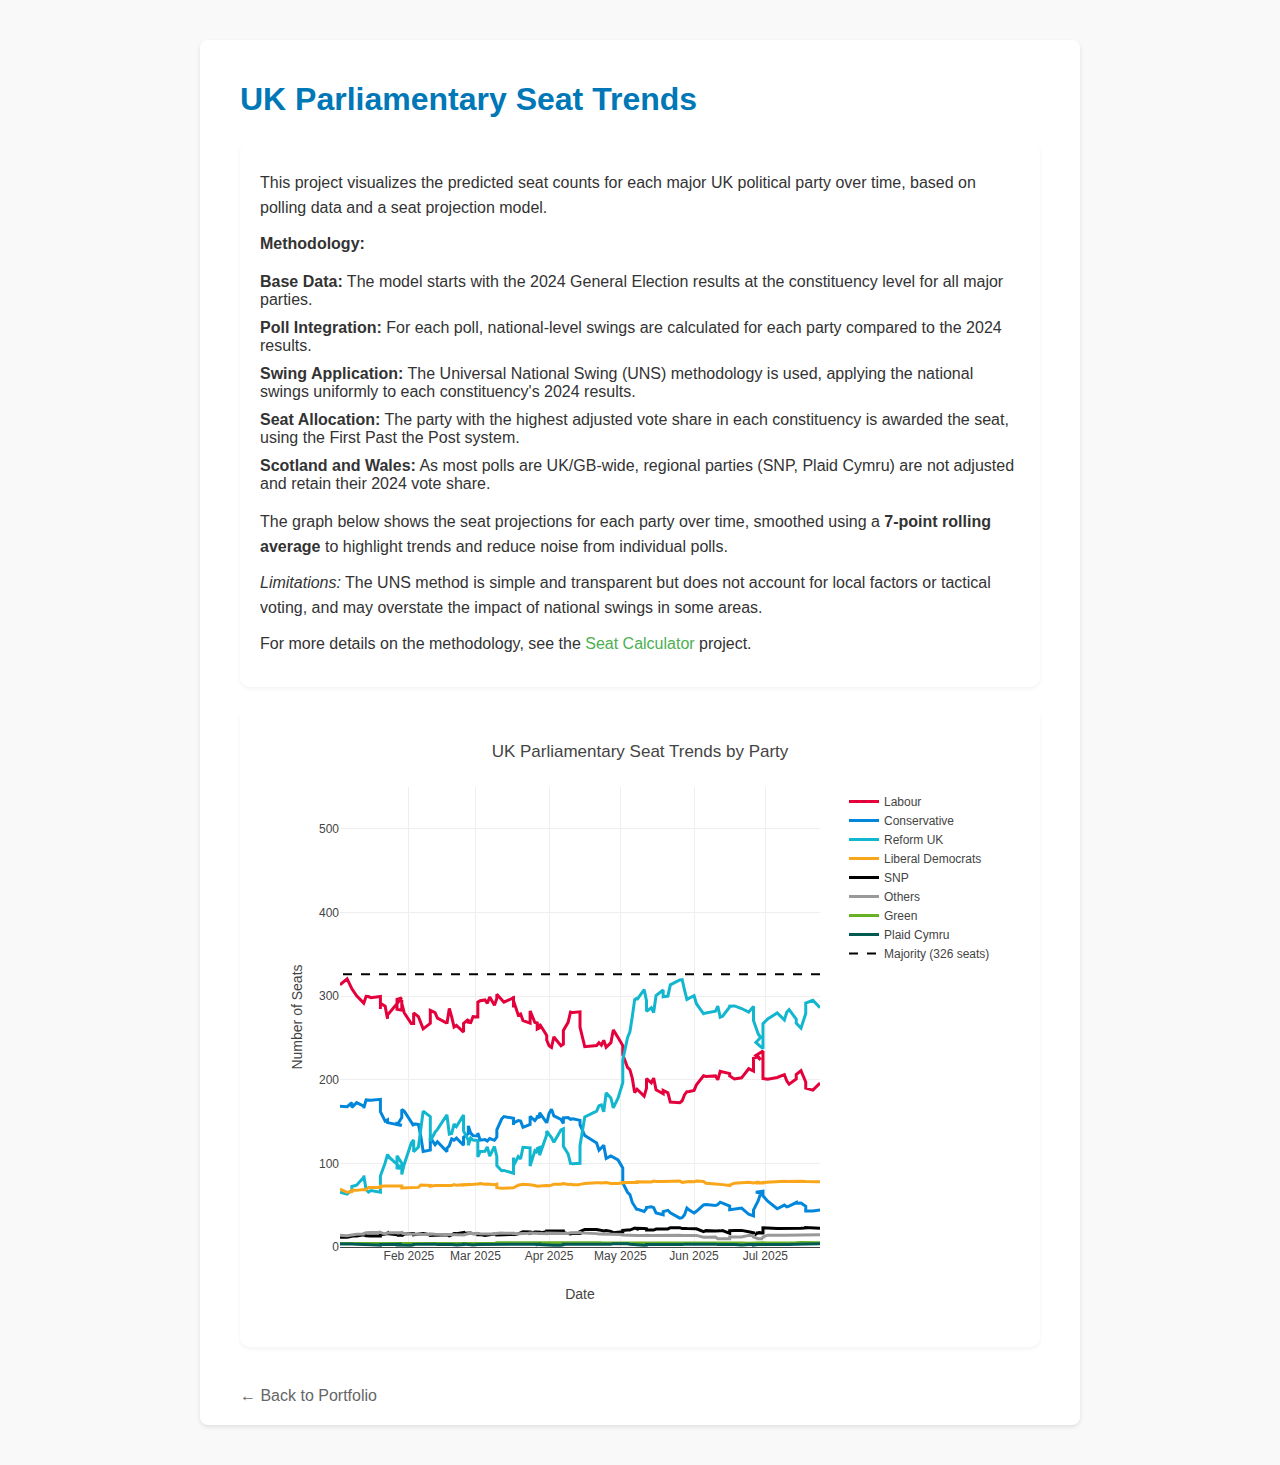
<file: project5.html>
<!DOCTYPE html>
<html lang="en">
<head>
    <meta charset="UTF-8">
    <title>UK Parliamentary Seat Trends</title>
    <link rel="stylesheet" href="style.css">
    <style>
        .plot-container {
            background-color: white;
            padding: 20px;
            border-radius: 10px;
            box-shadow: 0 2px 4px rgba(0,0,0,0.05);
            margin: 20px 0;
        }
        .project-description {
            background-color: white;
            padding: 20px;
            border-radius: 10px;
            box-shadow: 0 2px 4px rgba(0,0,0,0.05);
            margin: 20px 0;
        }
        .project-description p {
            margin: 10px 0;
            line-height: 1.6;
        }
        .project-description a {
            color: #4CAF50;
            text-decoration: none;
        }
        .project-description a:hover {
            text-decoration: underline;
        }
        .back-link {
            display: inline-block;
            margin-top: 20px;
            color: #666;
            text-decoration: none;
        }
        .back-link:hover {
            color: #333;
        }
    </style>
    <script src="https://cdn.plot.ly/plotly-latest.min.js"></script>
</head>
<body>
    <div class="container">
        <h1>UK Parliamentary Seat Trends</h1>
        <div class="project-description">
            <p>This project visualizes the predicted seat counts for each major UK political party over time, based on polling data and a seat projection model.</p>
            <p><strong>Methodology:</strong></p>
            <ul>
                <li><strong>Base Data:</strong> The model starts with the 2024 General Election results at the constituency level for all major parties.</li>
                <li><strong>Poll Integration:</strong> For each poll, national-level swings are calculated for each party compared to the 2024 results.</li>
                <li><strong>Swing Application:</strong> The Universal National Swing (UNS) methodology is used, applying the national swings uniformly to each constituency's 2024 results.</li>
                <li><strong>Seat Allocation:</strong> The party with the highest adjusted vote share in each constituency is awarded the seat, using the First Past the Post system.</li>
                <li><strong>Scotland and Wales:</strong> As most polls are UK/GB-wide, regional parties (SNP, Plaid Cymru) are not adjusted and retain their 2024 vote share.</li>
            </ul>
            <p>The graph below shows the seat projections for each party over time, smoothed using a <strong>7-point rolling average</strong> to highlight trends and reduce noise from individual polls.</p>
            <p><em>Limitations:</em> The UNS method is simple and transparent but does not account for local factors or tactical voting, and may overstate the impact of national swings in some areas.</p>
            <p>For more details on the methodology, see the <a href="project4.html">Seat Calculator</a> project.</p>
        </div>
        <div class="plot-container">
            <div id="seatTrendPlot" style="width:100%;max-width:1100px;height:600px;margin:auto;"></div>
        </div>
        <a href="index.html" class="back-link">← Back to Portfolio</a>
    </div>
    <script>
    document.addEventListener('DOMContentLoaded', function() {
      fetch('Seat_Graph_Project/all_seat_results.json')
        .then(response => response.json())
        .then(data => {
          // Flatten and ensure ISO date format, handle DD/MM/YYYY
          data = data.map(row => {
            let dateStr = row.date;
            // Convert DD/MM/YYYY to YYYY-MM-DD
            if (dateStr && dateStr.match(/^\d{2}\/\d{2}\/\d{4}$/)) {
              const [day, month, year] = dateStr.split('/');
              dateStr = `${year}-${month}-${day}`;
            }
            let dateObj = new Date(dateStr);
            if (isNaN(dateObj.getTime())) {
              console.warn('Invalid date:', row.date, row);
              return null;
            }
            return {
              ...row.seats,
              date: dateObj.toISOString().slice(0, 10)
            };
          }).filter(row => row !== null);
          console.log('Plot data:', data); // Debug: see what is being passed

          const parties = ['Labour', 'Conservative', 'Reform UK', 'Liberal Democrats', 'SNP', 'Others', 'Green', 'Plaid Cymru'];
          const colors = {
            'Labour': '#E4003B',
            'Conservative': '#0087DC',
            'Reform UK': '#12B6CF',
            'Liberal Democrats': '#FAA61A',
            'Green': '#6AB023',
            'SNP': '#000000',
            'Plaid Cymru': '#005B54',
            'Others': '#999999'
          };

          // Rolling mean function
          function rollingMean(arr, window) {
            return arr.map((_, idx, a) => {
              const start = Math.max(0, idx - Math.floor(window/2));
              const end = Math.min(a.length, idx + Math.ceil(window/2));
              const windowArr = a.slice(start, end).filter(v => v !== null && v !== undefined);
              if (windowArr.length === 0) return null;
              return windowArr.reduce((sum, v) => sum + v, 0) / windowArr.length;
            });
          }

          const window = 7;
          const traces = parties.map(party => {
            const yRaw = data.map(row => row[party] ?? null);
            return {
              x: data.map(row => row.date),
              y: rollingMean(yRaw, window),
              mode: 'lines',
              name: party,
              line: { color: colors[party], width: 3 },
              hovertemplate: '%{y:.0f}<extra>%{fullData.name}</extra>'
            };
          });

          // Add majority line
          traces.push({
            x: data.map(row => row.date),
            y: Array(data.length).fill(326),
            mode: 'lines',
            name: 'Majority (326 seats)',
            line: { color: 'black', dash: 'dash', width: 2 },
            hoverinfo: 'skip'
          });

          const layout = {
            title: 'UK Parliamentary Seat Trends by Party',
            xaxis: { title: 'Date', type: 'date' },
            yaxis: { title: 'Number of Seats', range: [0, 550], tickformat: ',d' },
            legend: { orientation: 'v', x: 1.05, y: 1 },
            margin: { t: 60, r: 200 }
          };

          Plotly.newPlot('seatTrendPlot', traces, layout, {responsive: true});
        });
    });
    </script>
</body>
</html>
</file>
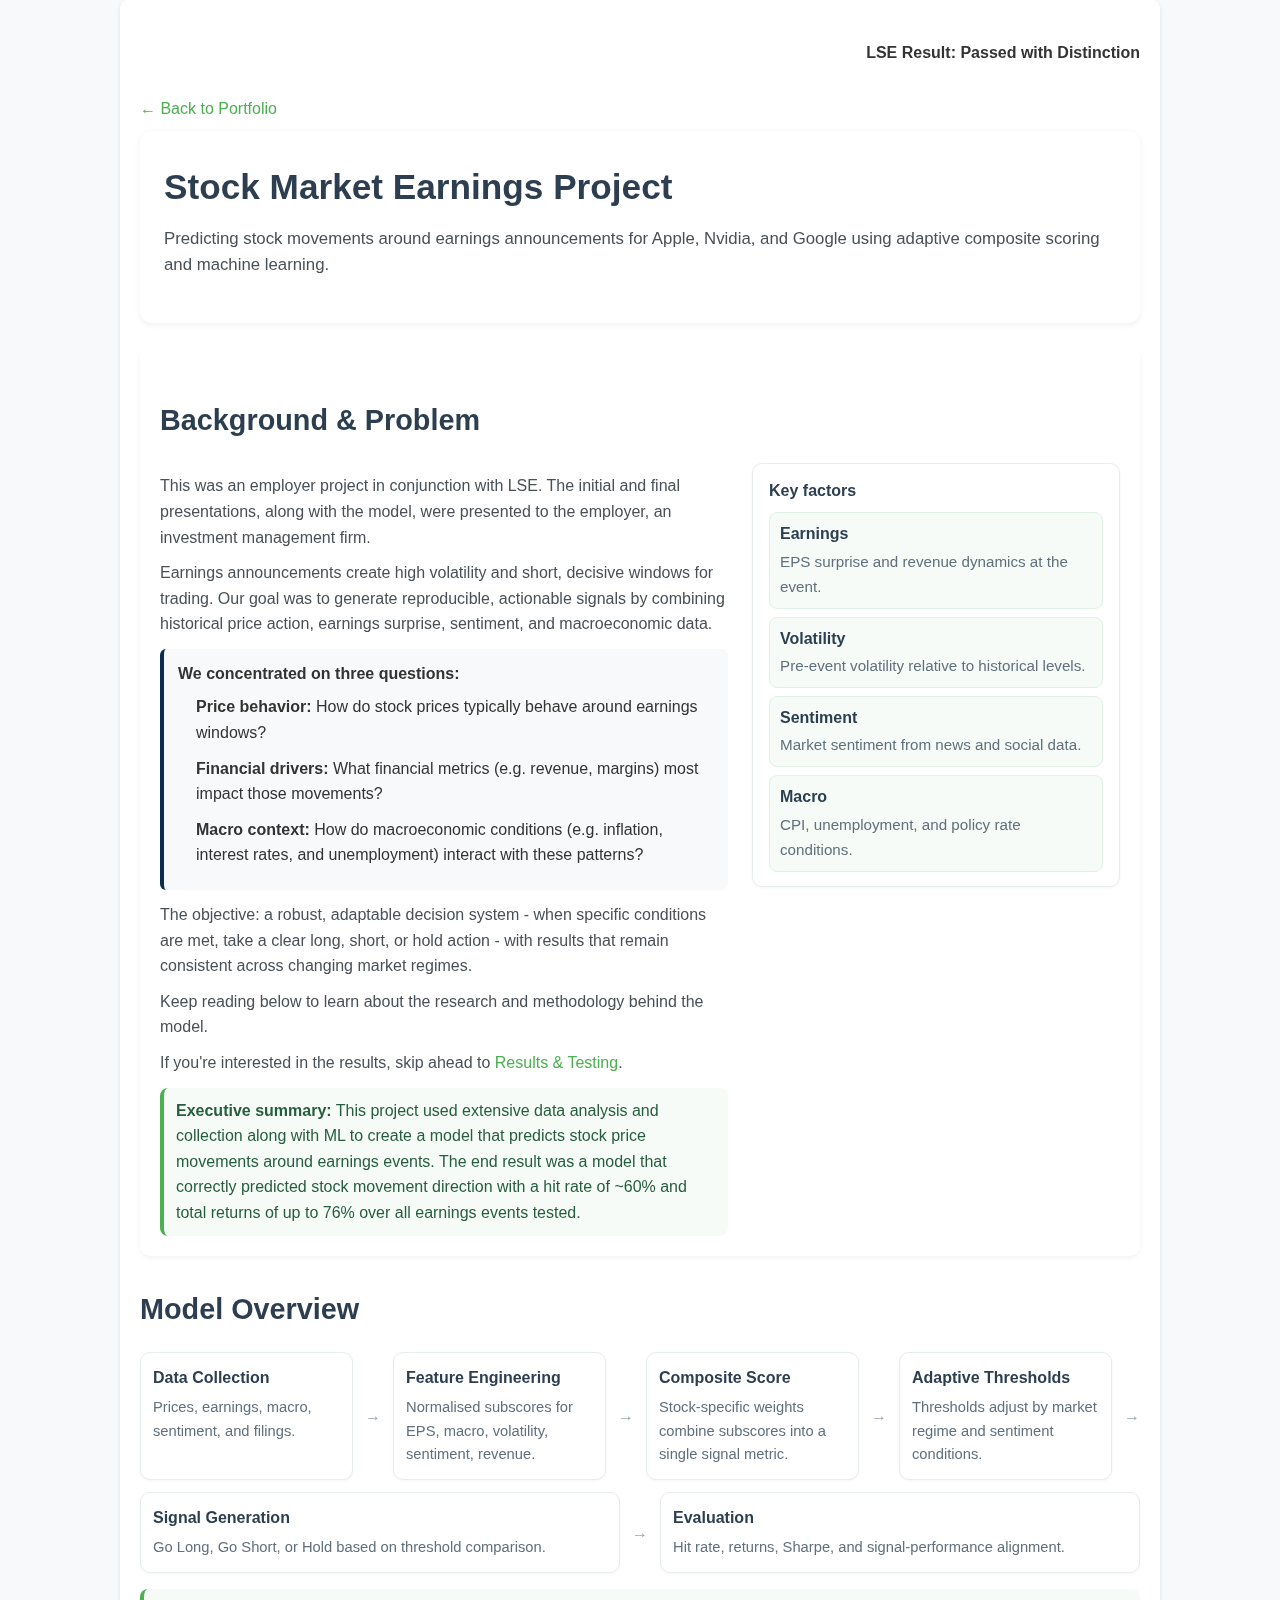
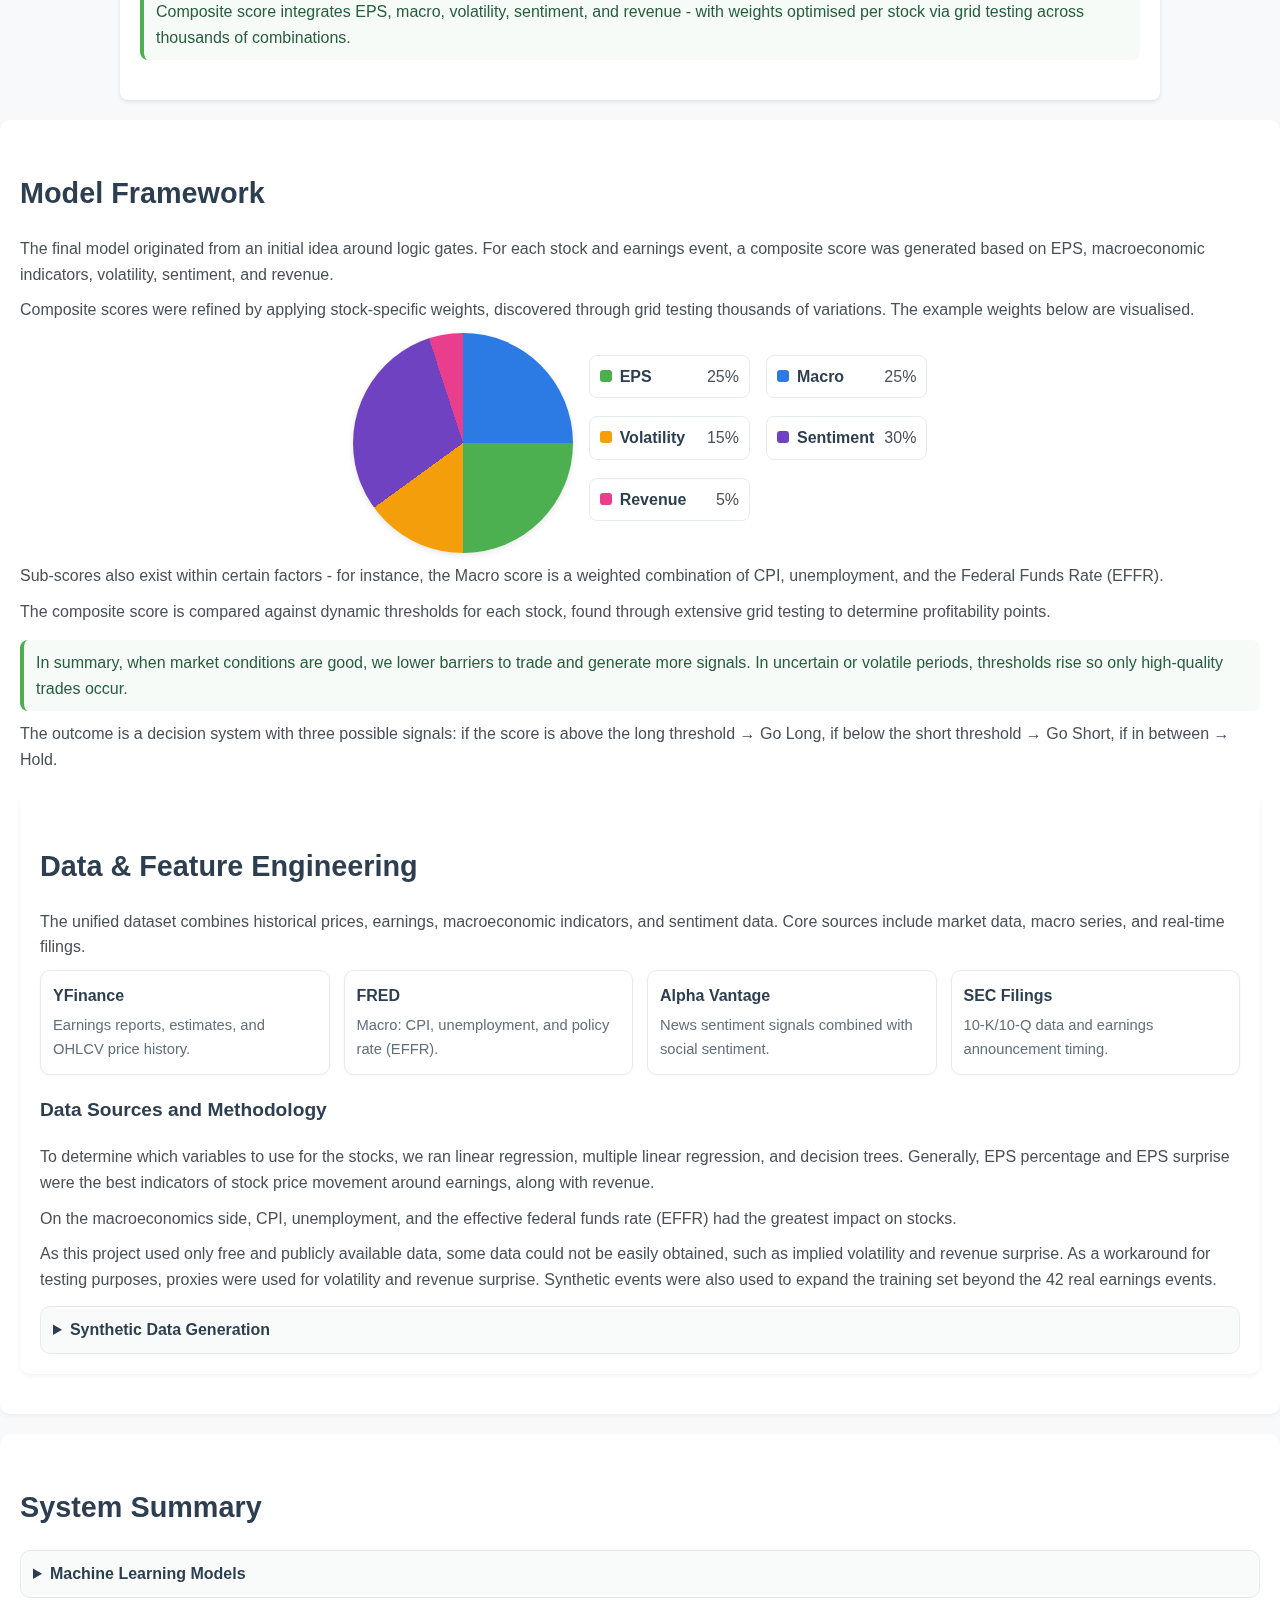
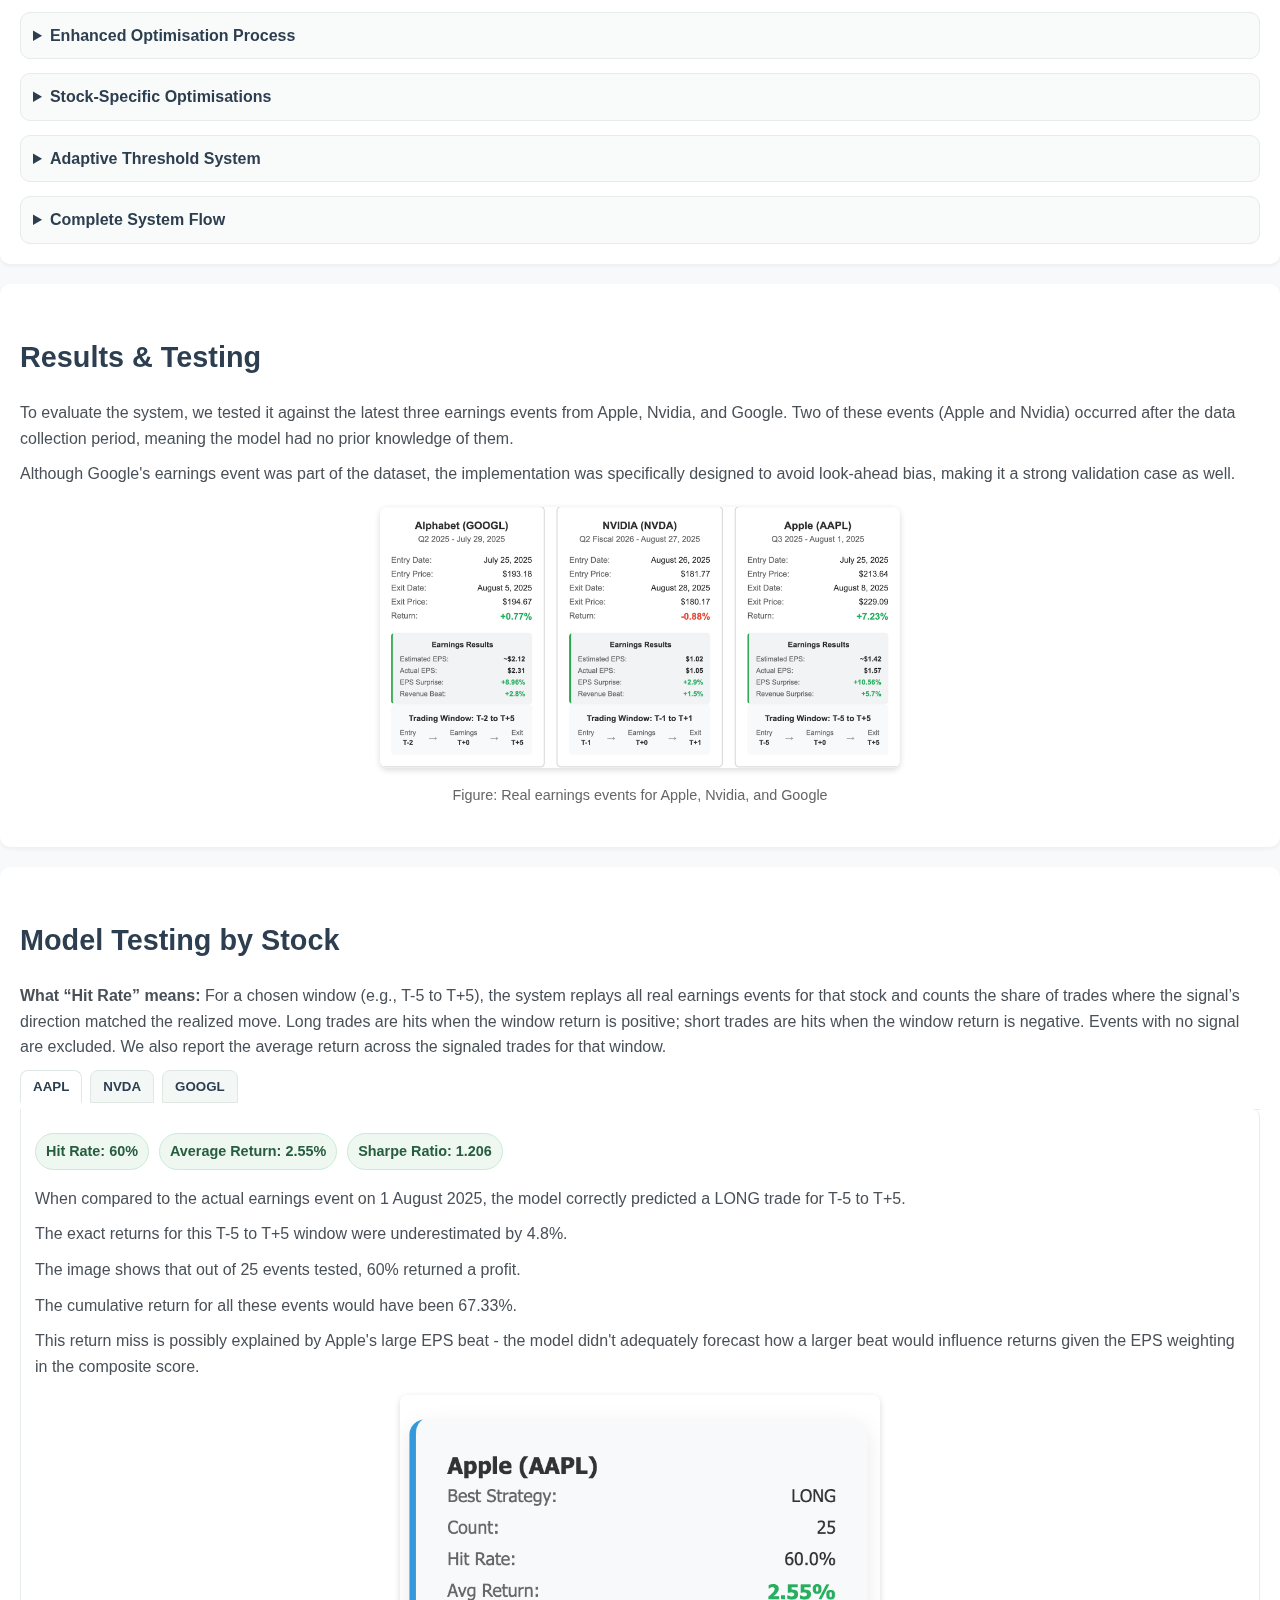
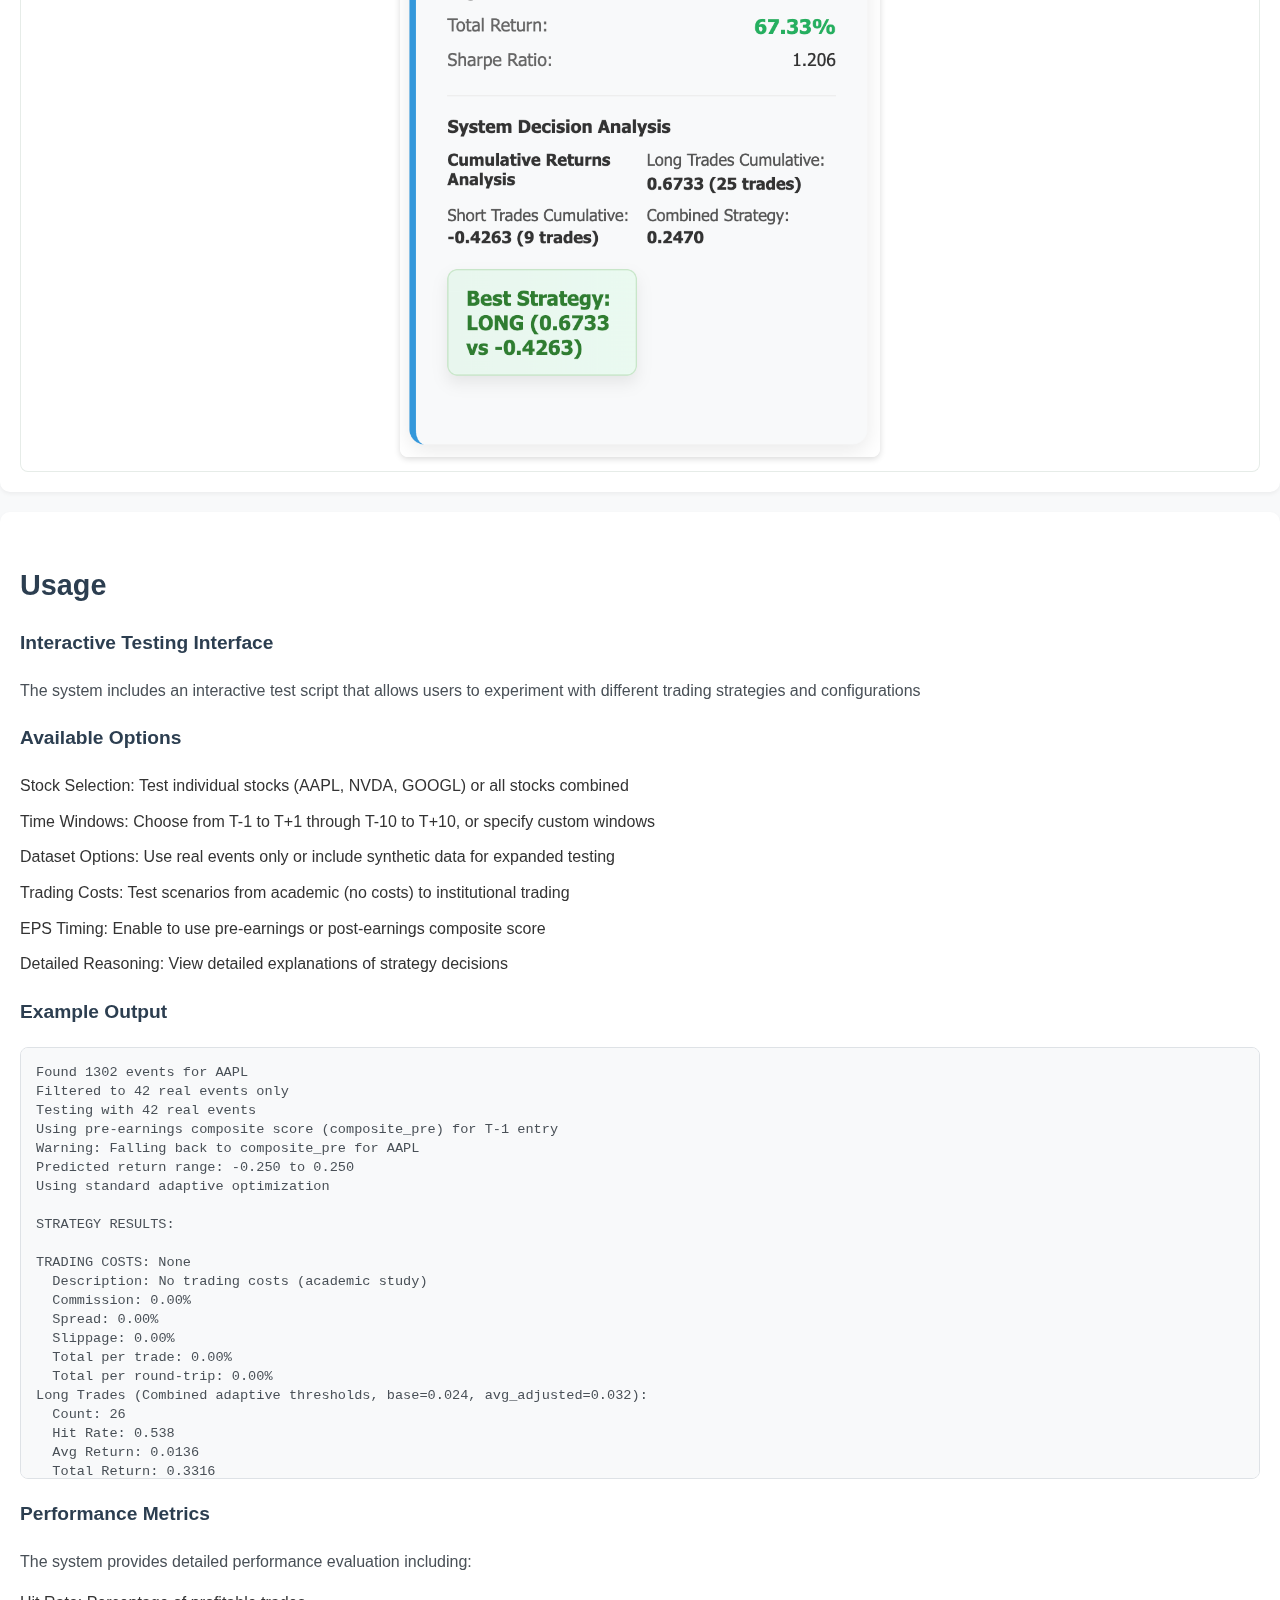
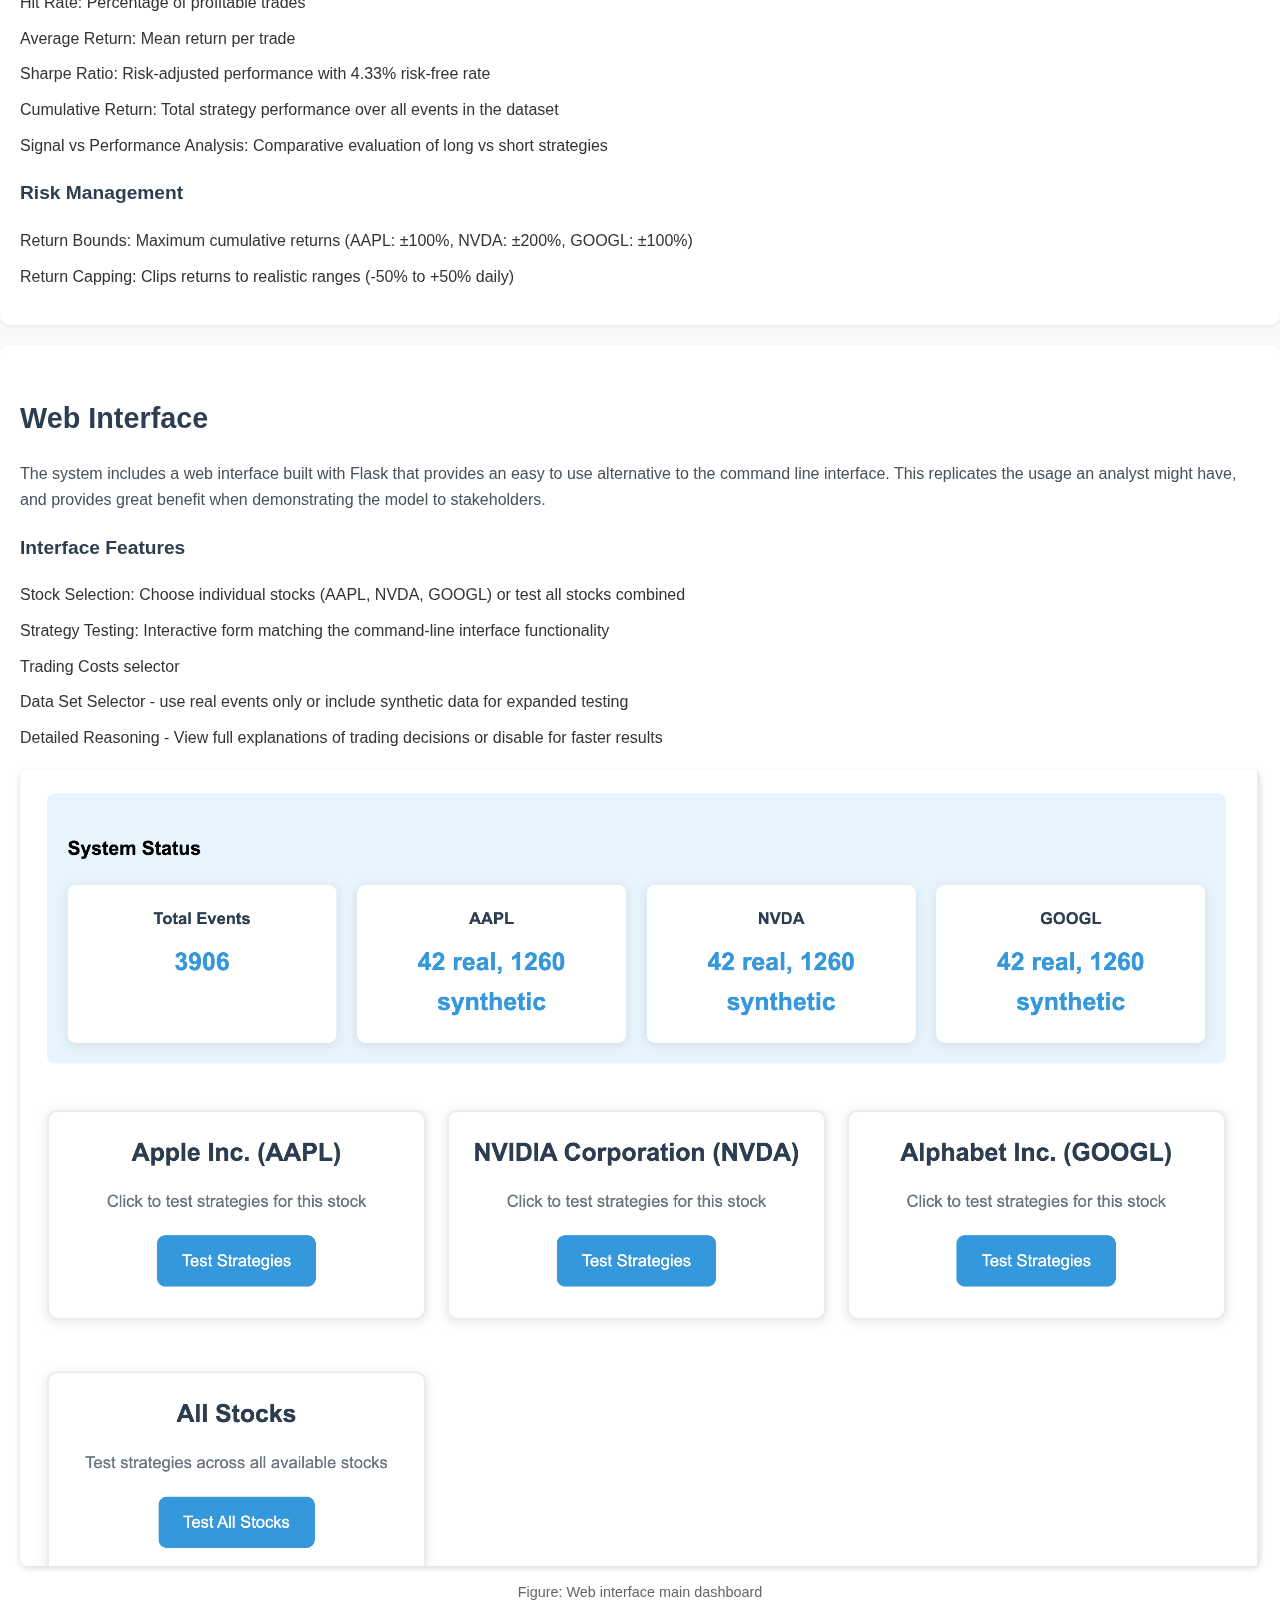
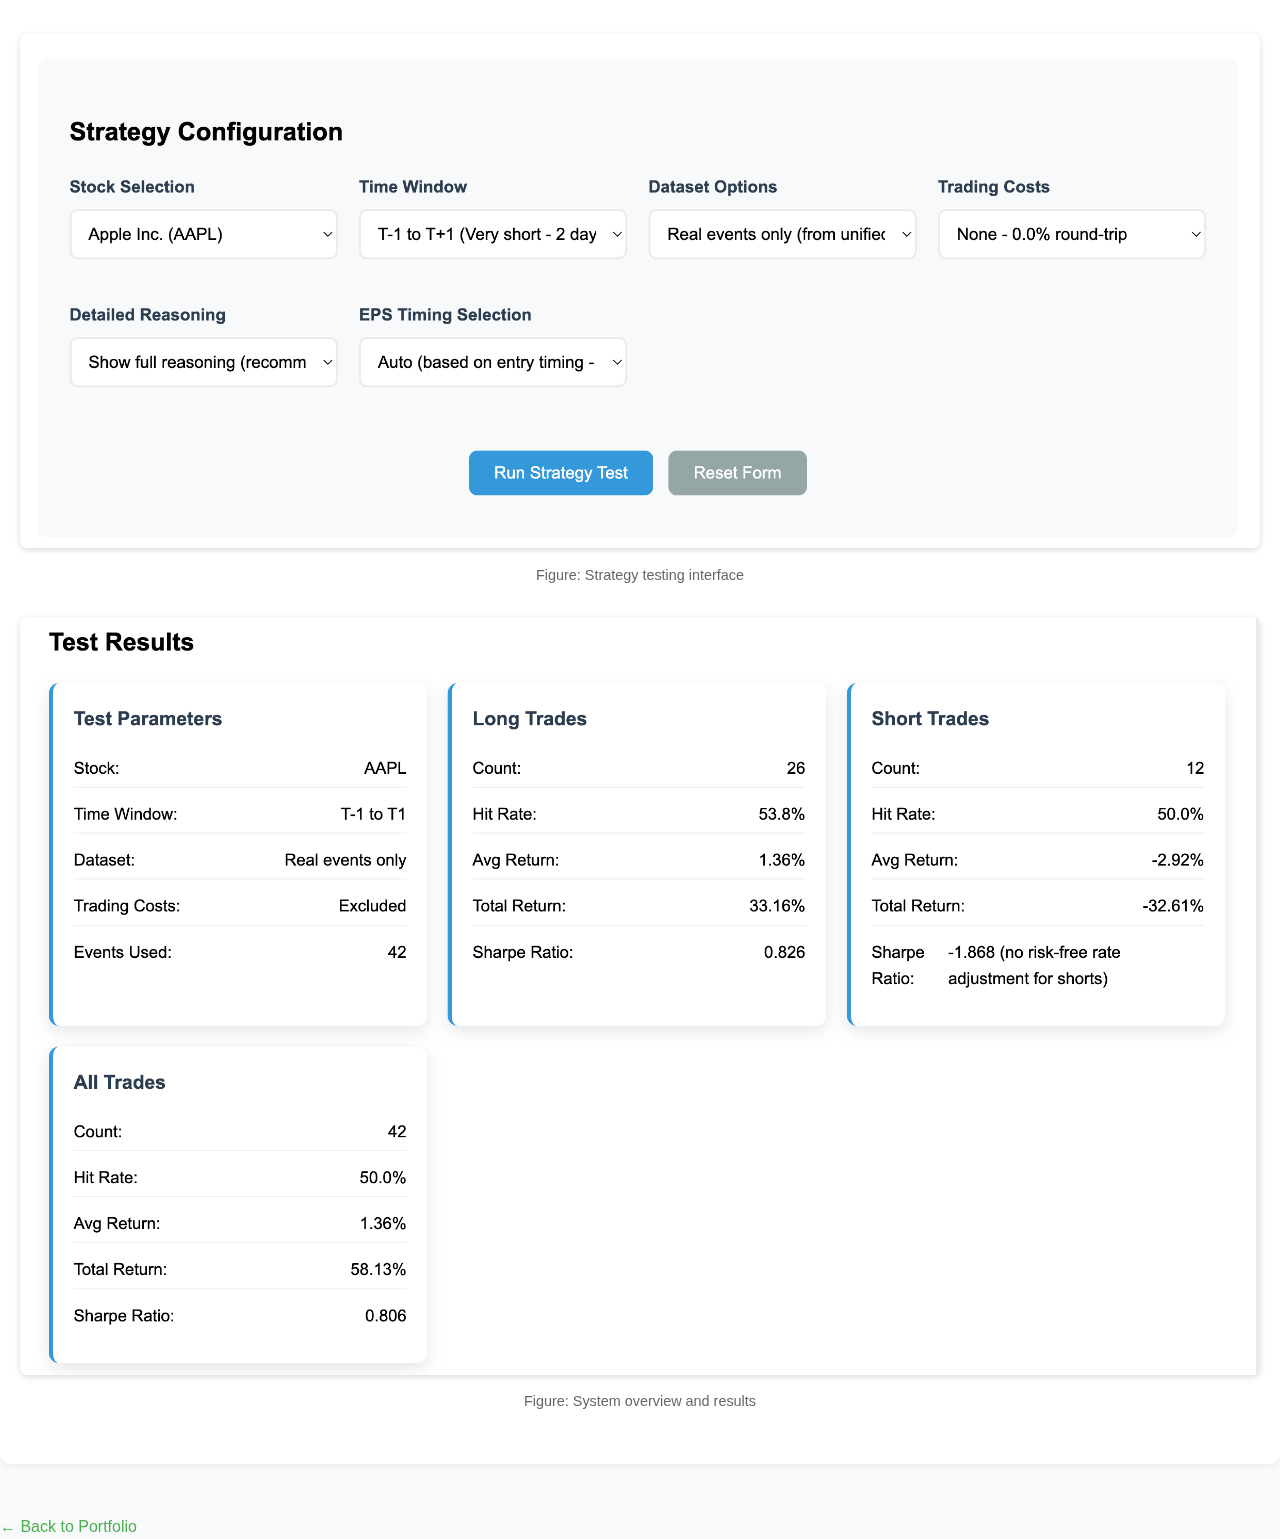
<file: project6.html>
<!DOCTYPE html>
<html lang="en">
<head>
  <meta charset="UTF-8">
  <title>Stock Market Earnings Project</title>
  <link rel="stylesheet" href="style.css">
  <style>
    body {
      font-family: 'Segoe UI', Tahoma, Geneva, Verdana, sans-serif;
      line-height: 1.6;
      color: #333;
      background-color: #f8f9fa;
    }
    .container {
      max-width: 1000px;
      margin: 0 auto;
      padding: 40px 20px;
    }
    h1 {
      color: #2c3e50;
      font-size: 2.5em;
      margin-bottom: 30px;
      border-bottom: 3px solid #4CAF50;
      padding-bottom: 10px;
    }
    h2 {
      color: #2c3e50;
      font-size: 1.8em;
      margin: 30px 0 20px 0;
    }
    h3 {
      margin-top: 20px;
      color: #2c3e50;
      font-size: 1.2em;
      font-weight: 600;
    }
    p {
      margin-bottom: 18px;
      color: #495057;
    }
    .back-link {
      display: inline-block;
      color: #4CAF50;
      text-decoration: none;
      font-weight: 500;
      margin-top: 30px;
      transition: all 0.3s ease;
    }
    .back-link:hover {
      color: #45a049;
      transform: translateX(-5px);
    }
    .note-box {
      background: #e9f7ef;
      border: 1px solid #cde8d5;
      color: #255d3e;
      border-radius: 8px;
      padding: 14px 16px;
      margin: 10px 0 24px 0;
    }
    .project-description {
      background-color: white;
      padding: 20px;
      border-radius: 10px;
      box-shadow: 0 2px 4px rgba(0,0,0,0.05);
      margin: 20px 0;
    }
    .project-description p {
      margin: 10px 0;
      line-height: 1.6;
    }
    .project-description a {
      color: #4CAF50;
      text-decoration: none;
    }
    .project-description a:hover {
      text-decoration: underline;
    }
    /* Hero Section */
    .hero {
      background-color: #ffffff;
      border-radius: 12px;
      box-shadow: 0 2px 6px rgba(0,0,0,0.06);
      padding: 28px 24px;
      margin: 10px 0 24px 0;
    }
    .hero h1 {
      margin: 0 0 10px 0;
      border-bottom: none;
      padding-bottom: 0;
      font-size: 2.2em;
    }
    .hero-subtitle {
      color: #495057;
      margin: 8px 0 16px 0;
      font-size: 1.05em;
    }
    .badges-row {
      display: flex;
      gap: 10px;
      flex-wrap: wrap;
      margin-top: 6px;
    }
    .badge {
      background: #eef7f0;
      color: #255d3e;
      border: 1px solid #cde8d5;
      border-radius: 999px;
      padding: 6px 10px;
      font-size: 0.9em;
      font-weight: 500;
      display: inline-flex;
      align-items: center;
      white-space: nowrap;
    }
    
    /* Two-column layout for Background */
    .two-col {
      display: flex;
      gap: 24px;
      flex-wrap: wrap;
      align-items: stretch;
    }
    .two-col .col-left {
      flex: 2 1 420px;
      min-width: 280px;
    }
    .two-col .col-right {
      flex: 1 1 260px;
      min-width: 260px;
      background: #ffffff;
      border: 1px solid #e6ece8;
      border-radius: 10px;
      padding: 14px 16px;
      box-shadow: 0 1px 3px rgba(0,0,0,0.04);
      height: fit-content;
    }
    .metrics-title {
      margin: 0 0 8px 0;
      font-size: 1em;
      color: #2c3e50;
      font-weight: 600;
    }
    .metric-list {
      display: grid;
      grid-template-columns: 1fr;
      gap: 8px;
    }
    .metric {
      background: #f6fbf7;
      border: 1px solid #e1f1e6;
      border-radius: 8px;
      padding: 8px 10px;
    }
    .metric .label {
      display: block;
      font-weight: 600;
      color: #2c3e50;
      margin-bottom: 2px;
    }
    .metric .desc {
      color: #61707c;
      font-size: 0.95em;
    }
    /* Responsive refinements */
    @media (max-width: 680px) {
      .hero {
        padding: 20px 18px;
      }
      .hero h1 {
        font-size: 1.8em;
      }
      .hero-subtitle {
        font-size: 1em;
      }
      .badges-row {
        gap: 8px;
      }
      .badge {
        font-size: 0.85em;
        padding: 6px 8px;
      }
      .two-col {
        gap: 16px;
      }
      .two-col .col-right {
        padding: 12px 14px;
      }
    }
    /* Model Overview flow */
    .flow {
      display: flex;
      gap: 12px;
      flex-wrap: wrap;
      align-items: stretch;
      margin-top: 8px;
    }
    .flow-step {
      background: #ffffff;
      border: 1px solid #e6ece8;
      border-radius: 10px;
      padding: 12px;
      min-width: 160px;
      flex: 1 1 160px;
      box-shadow: 0 1px 3px rgba(0,0,0,0.04);
    }
    .flow-step .title {
      font-weight: 600;
      color: #2c3e50;
      margin-bottom: 6px;
    }
    .flow-step .desc {
      color: #61707c;
      font-size: 0.92em;
    }
    .flow-arrow {
      align-self: center;
      color: #9aa6b2;
      font-weight: 600;
    }
    .novelty-callout {
      margin-top: 16px;
      background: #f6fbf7;
      border-left: 4px solid #4CAF50;
      padding: 10px 12px;
      border-radius: 8px;
      color: #255d3e;
    }
    @media (max-width: 680px) {
      .flow-arrow { display: none; }
    }
    /* Data & Feature Engineering */
    .card-grid {
      display: grid;
      grid-template-columns: repeat(4, 1fr);
      gap: 14px;
      margin-top: 10px;
    }
    .card {
      background: #ffffff;
      border: 1px solid #e6ece8;
      border-radius: 10px;
      padding: 12px;
      box-shadow: 0 1px 3px rgba(0,0,0,0.04);
    }
    .card .card-title {
      font-weight: 600;
      color: #2c3e50;
      margin-bottom: 6px;
    }
    .card .card-desc {
      color: #61707c;
      font-size: 0.92em;
    }
    details.collapsible {
      margin-top: 14px;
      background: #f8fbf9;
      border: 1px solid #e6ece8;
      border-radius: 10px;
      padding: 10px 12px;
    }
    details.collapsible summary {
      cursor: pointer;
      font-weight: 600;
      color: #2c3e50;
      outline: none;
    }
    .method-list {
      margin: 10px 0 0 0;
      padding-left: 18px;
      color: #495057;
    }
    @media (max-width: 980px) {
      .card-grid { grid-template-columns: repeat(2, 1fr); }
    }
    @media (max-width: 520px) {
      .card-grid { grid-template-columns: 1fr; }
    }
    /* Stock Tabs */
    .tabs {
      margin-top: 6px;
    }
    .tablist {
      display: flex;
      gap: 8px;
      flex-wrap: wrap;
      border-bottom: 1px solid #e6ece8;
      padding-bottom: 6px;
    }
    .tab-button {
      background: #f3f7f5;
      border: 1px solid #e0e8e2;
      color: #2c3e50;
      border-radius: 8px 8px 0 0;
      padding: 8px 12px;
      cursor: pointer;
      font-weight: 600;
    }
    .tab-button[aria-selected="true"] {
      background: #ffffff;
      border-bottom-color: #ffffff;
    }
    .tabpanel {
      border: 1px solid #e6ece8;
      border-top: none;
      border-radius: 0 8px 8px 8px;
      padding: 14px;
      margin-top: -1px;
      background: #ffffff;
    }
    .metric-badges {
      display: flex;
      gap: 10px;
      flex-wrap: wrap;
      margin: 10px 0 14px 0;
    }
    .metric-badge {
      background: #eef7f0;
      border: 1px solid #cde8d5;
      color: #255d3e;
      border-radius: 999px;
      padding: 6px 10px;
      font-size: 0.9em;
      font-weight: 600;
    }
    .two-up {
      display: grid;
      grid-template-columns: 1fr 1fr;
      gap: 16px;
    }
    @media (max-width: 760px) {
      .two-up { grid-template-columns: 1fr; }
    }
    .stock-result-image {
      width: 480px;
      max-width: 100%;
      height: auto;
      display: block;
      margin: 6px auto 0;
    }
    .figure-image-small {
      width: 520px;
      max-width: 100%;
      height: auto;
      display: inline-block;
    }
    /* Pie chart for composite weights */
    .weights-visual {
      display: flex;
      gap: 16px;
      flex-wrap: wrap;
      align-items: center;
      justify-content: center;
      margin: 10px 0 4px 0;
    }
    .weights-pie {
      width: 220px;
      height: 220px;
      border-radius: 50%;
      background:
        conic-gradient(
          #2c7be5 0% 25%,      /* Macro 25% */
          #4CAF50 25% 50%,     /* EPS 25% */
          #f59e0b 50% 65%,     /* Volatility 15% */
          #6f42c1 65% 95%,     /* Sentiment 30% */
          #e83e8c 95% 100%     /* Revenue 5% */
        );
      box-shadow: 0 2px 6px rgba(0,0,0,0.10);
    }
    .weights-legend {
      list-style: none;
      margin: 0;
      padding: 0;
      display: grid;
      grid-template-columns: 1fr 1fr;
      gap: 8px 16px;
      min-width: 280px;
    }
    .weights-legend li {
      display: flex;
      align-items: center;
      justify-content: space-between;
      gap: 10px;
      border: 1px solid #e6ece8;
      background: #ffffff;
      border-radius: 8px;
      padding: 8px 10px;
    }
    .weights-legend .label {
      color: #2c3e50;
      font-weight: 600;
    }
    .weights-legend .value {
      color: #495057;
    }
    .swatch {
      width: 12px;
      height: 12px;
      border-radius: 3px;
      margin-right: 8px;
      display: inline-block;
    }
    .swatch.macro { background: #2c7be5; }
    .swatch.eps { background: #4CAF50; }
    .swatch.vol { background: #f59e0b; }
    .swatch.sent { background: #6f42c1; }
    .swatch.rev { background: #e83e8c; }
    @media (max-width: 520px) {
      .weights-legend { grid-template-columns: 1fr; }
      .weights-pie { width: 200px; height: 200px; }
    }
  </style>
</head>
<body>
  <div class="container">
    <div style="text-align: right; font-weight: 700;">LSE Result: Passed with Distinction</div>
    <a href="index.html" class="back-link">← Back to Portfolio</a>
    <section class="hero" aria-labelledby="hero-title">
      <h1 id="hero-title">Stock Market Earnings Project</h1>
      <p class="hero-subtitle">Predicting stock movements around earnings announcements for Apple, Nvidia, and Google using adaptive composite scoring and machine learning.</p>
      
    </section>

    <!-- Background Section -->
    <div class="project-description">
      <h2>Background & Problem</h2>
      <div class="two-col">
        <div class="col-left">
          <p>
            This was an employer project in conjunction with LSE. The initial and final presentations, along with the model, were presented to the employer, an investment management firm.
          </p>
          <p>
            Earnings announcements create high volatility and short, decisive windows for trading.
            Our goal was to generate reproducible, actionable signals by combining historical price action,
            earnings surprise, sentiment, and macroeconomic data.
      </p>
      <div class="key-questions-callout" style="background: #f8f9fa; border-left: 4px solid #0A2C50; padding: 12px 14px; margin: 12px 0; border-radius: 6px;">
        <div style="font-weight: 600; margin-bottom: 8px;">We concentrated on three questions:</div>
        <ul style="margin: 0 0 0 18px;">
          <li><strong>Price behavior:</strong> How do stock prices typically behave around earnings windows?</li>
          <li><strong>Financial drivers:</strong> What financial metrics (e.g. revenue, margins) most impact those movements?</li>
          <li><strong>Macro context:</strong> How do macroeconomic conditions (e.g. inflation, interest rates, and unemployment) interact with these patterns?</li>
        </ul>
      </div>
      <p>
            The objective: a robust, adaptable decision system - when specific conditions are met,
            take a clear long, short, or hold action - with results that remain consistent across
            changing market regimes.
          </p>
          <p>Keep reading below to learn about the research and methodology behind the model.</p>
          <p>If you're interested in the results, skip ahead to <a href="#results-testing">Results &amp; Testing</a>.</p>
          <div class="novelty-callout" aria-label="Executive summary" style="margin-top: 12px;">
            <strong>Executive summary:</strong> This project used extensive data analysis and collection along with ML to create a model that predicts stock price movements around earnings events. The end result was a model that correctly predicted stock movement direction with a hit rate of ~60% and total returns of up to 76% over all earnings events tested.
          </div>
        </div>
        <div class="col-right" aria-label="Key factors">
          <div class="metrics-title">Key factors</div>
          <div class="metric-list">
            <div class="metric">
              <span class="label">Earnings</span>
              <span class="desc">EPS surprise and revenue dynamics at the event.</span>
            </div>
            <div class="metric">
              <span class="label">Volatility</span>
              <span class="desc">Pre-event volatility relative to historical levels.</span>
            </div>
            <div class="metric">
              <span class="label">Sentiment</span>
              <span class="desc">Market sentiment from news and social data.</span>
            </div>
            <div class="metric">
              <span class="label">Macro</span>
              <span class="desc">CPI, unemployment, and policy rate conditions.</span>
            </div>
          </div>
        </div>
      </div>
    </div>

    
      <h2>Model Overview</h2>
      <div class="flow" aria-label="Model pipeline">
        <div class="flow-step">
          <div class="title">Data Collection</div>
          <div class="desc">Prices, earnings, macro, sentiment, and filings.</div>
        </div>
        <div class="flow-arrow" aria-hidden="true">→</div>
        <div class="flow-step">
          <div class="title">Feature Engineering</div>
          <div class="desc">Normalised subscores for EPS, macro, volatility, sentiment, revenue.</div>
        </div>
        <div class="flow-arrow" aria-hidden="true">→</div>
        <div class="flow-step">
          <div class="title">Composite Score</div>
          <div class="desc">Stock-specific weights combine subscores into a single signal metric.</div>
        </div>
        <div class="flow-arrow" aria-hidden="true">→</div>
        <div class="flow-step">
          <div class="title">Adaptive Thresholds</div>
          <div class="desc">Thresholds adjust by market regime and sentiment conditions.</div>
        </div>
        <div class="flow-arrow" aria-hidden="true">→</div>
        <div class="flow-step">
          <div class="title">Signal Generation</div>
          <div class="desc">Go Long, Go Short, or Hold based on threshold comparison.</div>
        </div>
        <div class="flow-arrow" aria-hidden="true">→</div>
        <div class="flow-step">
          <div class="title">Evaluation</div>
          <div class="desc">Hit rate, returns, Sharpe, and signal-performance alignment.</div>
        </div>
      </div>
      <div class="novelty-callout">
        Composite score integrates EPS, macro, volatility, sentiment, and revenue - with
        weights optimised per stock via grid testing across thousands of combinations.
      </div>
    </div>

    <div class="project-description">
        <h2>Model Framework</h2>
        <p>
          The final model originated from an initial idea around logic gates. For each stock and earnings event, 
          a composite score was generated based on EPS, macroeconomic indicators, volatility, 
          sentiment, and revenue.
        </p>
      
        <p>
          Composite scores were refined by applying stock-specific weights, discovered through 
          grid testing thousands of variations. The example weights below are visualised.
        </p>
        <div class="weights-visual" aria-label="Composite score weights">
          <div class="weights-pie" role="img" aria-label="Pie chart showing Macro 25%, EPS 25%, Volatility 15%, Sentiment 30%, Revenue 5%"></div>
          <ul class="weights-legend">
            <li><span><span class="swatch eps"></span><span class="label">EPS</span></span><span class="value">25%</span></li>
            <li><span><span class="swatch macro"></span><span class="label">Macro</span></span><span class="value">25%</span></li>
            <li><span><span class="swatch vol"></span><span class="label">Volatility</span></span><span class="value">15%</span></li>
            <li><span><span class="swatch sent"></span><span class="label">Sentiment</span></span><span class="value">30%</span></li>
            <li><span><span class="swatch rev"></span><span class="label">Revenue</span></span><span class="value">5%</span></li>
        </ul>
        </div>
      
        <p>
          Sub-scores also exist within certain factors - for instance, the Macro score is a 
          weighted combination of CPI, unemployment, and the Federal Funds Rate (EFFR).
        </p>
        <p>
          The composite score is compared against dynamic thresholds for each stock, found through
          extensive grid testing to determine profitability points.
        </p>
        <div class="novelty-callout" aria-label="Adaptive thresholds explanation">
          In summary, when market conditions are good, we lower barriers to trade and generate more signals. In uncertain or volatile periods, thresholds rise so only high-quality trades occur.
        </div>
      
        <p>
         The outcome is a decision system with three possible signals:  
         if the score is above the long threshold → Go Long,  
         if below the short threshold → Go Short,  
         if in between → Hold.
        </p>
      
       
    <div class="project-description">
      <h2>Data & Feature Engineering</h2>
      <p>
        The unified dataset combines historical prices, earnings, macroeconomic indicators, and sentiment data. Core sources include
        market data, macro series, and real-time filings.
      </p>
      <div class="card-grid" aria-label="Data sources">
        <div class="card">
          <div class="card-title">YFinance</div>
          <div class="card-desc">Earnings reports, estimates, and OHLCV price history.</div>
        </div>
        <div class="card">
          <div class="card-title">FRED</div>
          <div class="card-desc">Macro: CPI, unemployment, and policy rate (EFFR).</div>
        </div>
        <div class="card">
          <div class="card-title">Alpha Vantage</div>
          <div class="card-desc">News sentiment signals combined with social sentiment.</div>
        </div>
        <div class="card">
          <div class="card-title">SEC Filings</div>
          <div class="card-desc">10-K/10-Q data and earnings announcement timing.</div>
     </div>
     </div>
      <h3>Data Sources and Methodology</h3>
      <p>
        To determine which variables to use for the stocks, we ran linear regression, multiple linear regression, and
        decision trees. Generally, EPS percentage and EPS surprise were the best indicators of stock price movement
        around earnings, along with revenue.
      </p>
      <p>
        On the macroeconomics side, CPI, unemployment, and the effective federal funds rate (EFFR) had the greatest
        impact on stocks.
      </p>
      <p>
        As this project used only free and publicly available data, some data could not be easily obtained, such as
        implied volatility and revenue surprise. As a workaround for testing purposes, proxies were used for
        volatility and revenue surprise. Synthetic events were also used to expand the training set beyond the 42 real
        earnings events.
      </p>
      <details class="collapsible">
        <summary>Synthetic Data Generation</summary>
        <ul class="method-list">
          <li>Bootstrap sampling: similar historical events with noise while preserving correlations.</li>
          <li>Volatility-based: scale returns by volatility subscore with volatility-dependent noise.</li>
          <li>Macro-regime: shift returns based on macroeconomic conditions across cycles.</li>
          <li>Rolling window: rolling averages with time-dependent noise.</li>
        </ul>
        <p>To create a volatility measure, pre‑earnings volatility is measured as the standard deviation of T−10 to T−2 returns and z-scored.</p>
        <p>Revenue surprise is proxied from EPS surprise (≈ 0.7×).</p>
        <p>Synthetic events are re‑scored (EPS/revenue/sentiment), normalised, and assigned adaptive thresholds.</p>
      </details>
   </div>
</div>
      

    <!-- System Summary -->
    <div class="project-description">
      <h2>System Summary</h2>

      

      <details class="collapsible">
        <summary>Machine Learning Models</summary>
      <p>
        The implementation is built in Python, leveraging pandas for data handling, scikit-learn for modeling, and NumPy for numerical routines. Models are trained on engineered features designed to align with the composite score, including EPS surprise (pre/post), macro subscore, pre-earnings volatility, sentiment, and a revenue proxy. To prevent data leakage, train/test splits preserve the natural time order.
      </p>
      <p>
        We evaluate two prediction tasks:
      </p>
      <ol>
        <p>Direction classification (up vs. down), using logistic regression, decision trees, and random forests.</p>
        <p>Return regression over a short post-earnings window, using both linear and tree-based regressors.</p>
      </ol>
      <p>
        Directional predictions determine the signal side (long vs. short), while regression outputs guide magnitude and priority.
      </p>
      </details>

      <details class="collapsible">
        <summary>Enhanced Optimisation Process</summary>
      <p>
        For each stock and time period, we adjust trade thresholds by exploring different base levels and long/short balances. Performance is measured with a weighted mix of hit rate and average return, with checks in place to avoid extreme settings. We use time-series cross-validation to ensure results are robust, and a cross-stock mode allows thresholds to be learned from other names.
      </p>
        <p>
        Once a base threshold is set, we refine it at the event level using macro and sentiment signals, clipped to stock-specific ranges. For NVDA, regime and EPS factors add a small long bias to better capture its dynamics. This keeps thresholds flexible to market conditions while avoiding look-ahead bias.
        </p>
      </details>

      <details class="collapsible">
        <summary>Stock-Specific Optimisations</summary>
        <p>
          Each stock uses tailored weights and threshold ranges, with per-event macro/sentiment adjustments clipped within stock-specific bounds.
          NVDA also applies small regime/EPS tweaks and a mild long bias to reflect observed post-earnings dynamics.
        </p>
        <ul>
          <li><strong>AAPL</strong>: Higher long multiplier (~1.2) and a moderate base threshold; revenue/EPS carry more weight. Thresholds adapt with macro and sentiment signals. <em>Base threshold: 18%.</em></li>
          <li><strong>NVDA</strong>: Very low base threshold with a higher long tilt; enhanced sentiment and revenue features are used. <em>Base threshold: 0.5%.</em></li>
          <li><strong>GOOGL</strong>: Higher EPS emphasis with a moderate base threshold and a smaller long multiplier; more sensitive to macro and revenue. <em>Base threshold: 8%.</em></li>
        </ul>
       
        <p>
          Each stock has its own Time Window Optimisation -  by indentifying optimal entry/exit windows around earnings announcement (T-5 to T+5 for AAPL, T-3 to T+7 for NVDA, T-2 to T+5 for GOOGL) 
          through systematic testing of multiple timeframes.
        </p>
      </details>

      <details class="collapsible">
        <summary>Adaptive Threshold System</summary>
      <p>
        Thresholds are asymmetric and stock-specific. We start from a stock and window base threshold, apply a higher long multiplier for long trades,
        and then clip within min and max ranges to avoid extreme settings.
      </p>
      <p>
        The thresholds are adapted by up to ±0.05 for macroeconomics and ±0.03 for sentiment based on market conditions.
      </p>
      <p>
        Example: if the base threshold is 0.12, a weak macro reading (macro subscore ≈ -0.4) raises it by +0.05 to 0.17, while strong positive sentiment (sentiment subscore ≈ +0.6)
        lowers it by 0.03, giving an adjusted long threshold of ≈ 0.14 and short threshold of ≈ -0.14 before clipping to stock-specific bounds.
      </p>
      </details>

      <details class="collapsible">
        <summary>Complete System Flow</summary>
      <p>
        The final pipeline: load dataset → optimize thresholds → calculate composite scores → apply adaptive thresholds → generate signals → 
        evaluate performance. This end-to-end system produced consistent, reproducible results.
      </p>
      <div style="display: flex; gap: 20px; margin-top: 20px; justify-content: center; flex-wrap: wrap;">
        <div style="flex: 1; min-width: 300px; text-align: center;">
          <img src="earnings_project/plot1.png" alt="Model Flowchart" style="max-width: 100%; border-radius: 8px; box-shadow: 0 2px 6px rgba(0,0,0,0.15);">
          <p style="font-size: 0.9em; color: #666; margin-top: 8px;">Figure: End-to-end model flow for signal generation</p>
        </div>
        <div style="flex: 1; min-width: 300px; text-align: center;">
          <img src="earnings_project/plot2.png" alt="Model Results" style="max-width: 100%; border-radius: 8px; box-shadow: 0 2px 6px rgba(0,0,0,0.15);">
          <p style="font-size: 0.9em; color: #666; margin-top: 8px;">Figure: End-to-end model flow for signal generation</p>
        </div>
      </div>
      </details>
    </div>

    <div class="project-description">
        <h2 id="results-testing">Results & Testing</h2>
        <p>
          To evaluate the system, we tested it against the latest three earnings events from Apple, Nvidia, and Google. 
          Two of these events (Apple and Nvidia) occurred after the data collection period, 
          meaning the model had no prior knowledge of them.  
        </p>
      
        <p>
          Although Google's earnings event was part of the dataset, the implementation was specifically designed 
          to avoid look-ahead bias, making it a strong validation case as well.
        </p>
      
        <div style="text-align: center; margin: 20px 0;">
          <img src="earnings_project/real_earnings.png" alt="Real Earnings Events" class="figure-image-small" style="border-radius: 8px; box-shadow: 0 2px 6px rgba(0,0,0,0.15);">
          <p style="font-size: 0.9em; color: #666; margin-top: 8px;">Figure: Real earnings events for Apple, Nvidia, and Google</p>
        </div>
      
        
      
        
      
       
        </div>
      
    <div class="project-description">
      <h2>Model Testing by Stock</h2>
      <p style="color: #495057;">
        <strong>What “Hit Rate” means:</strong> For a chosen window (e.g., T-5 to T+5), the system replays all real earnings events for that stock and
        counts the share of trades where the signal’s direction matched the realized move. Long trades are hits when the window return is positive;
        short trades are hits when the window return is negative. Events with no signal are excluded. We also report the average return across the
        signaled trades for that window.
      </p>
      <div class="tabs" id="stock-tabs">
        <div role="tablist" aria-label="Stocks" class="tablist">
          <button role="tab" aria-selected="true" aria-controls="panel-aapl" id="tab-aapl" class="tab-button">AAPL</button>
          <button role="tab" aria-selected="false" aria-controls="panel-nvda" id="tab-nvda" class="tab-button">NVDA</button>
          <button role="tab" aria-selected="false" aria-controls="panel-googl" id="tab-googl" class="tab-button">GOOGL</button>
        </div>
        <div id="panel-aapl" role="tabpanel" aria-labelledby="tab-aapl" class="tabpanel">
          <div class="metric-badges">
            <span class="metric-badge">Hit Rate: 60%</span>
            <span class="metric-badge">Average Return: 2.55%</span>
            <span class="metric-badge">Sharpe Ratio: 1.206</span>
          </div>
          <div style="margin-bottom: 12px; color: #495057;">
            <ul>
              <li>When compared to the actual earnings event on 1 August 2025, the model correctly predicted a LONG trade for T-5 to T+5.</li>
              <li>The exact returns for this T-5 to T+5 window were underestimated by 4.8%.</li>
              <li>The image shows that out of 25 events tested, 60% returned a profit.</li>
              <li>The cumulative return for all these events would have been 67.33%.</li>
              <li>This return miss is possibly explained by Apple's large EPS beat - the model didn't adequately forecast how a larger beat would influence returns given the EPS weighting in the composite score.</li>
            </ul>
          </div>
          <div>
            <img src="earnings_project/AAPL.png" alt="AAPL results" class="stock-result-image" style="border-radius: 8px; box-shadow: 0 2px 6px rgba(0,0,0,0.15);">
          </div>
        </div>
        <div id="panel-nvda" role="tabpanel" aria-labelledby="tab-nvda" class="tabpanel" hidden>
          <div class="metric-badges">
            <span class="metric-badge">Hit Rate: 60%</span>
            <span class="metric-badge">Average Return: -0.78%</span>
            <span class="metric-badge">Sharpe Ratio: -0.317</span>
          </div>
          <div style="margin-bottom: 12px; color: #495057;">
            <ul>
              <li>When compared to the actual earnings event on 27 August 2025, the model correctly predicted a SHORT trade for T-1 to T+1.</li>
              <li>The model still made a loss of 0.78%. This indicates that although the model went SHORT, the test trades resulted in a LONG return.</li>
              <li>Signals generated: 5 SHORT and 33 LONG. Both lost money, but SHORT lost slightly less.</li>
              <li>This may indicate a training-data bias where shorts are being favoured due to historical movements. NVDA also has strong EPS and sentiment, which would signal up moves, but can exhibit a 'sell the news' pattern that leads the model to expect a down move.</li>
            </ul>
          </div>
          <div>
            <img src="earnings_project/NVDA.png" alt="NVDA results" class="stock-result-image" style="border-radius: 8px; box-shadow: 0 2px 6px rgba(0,0,0,0.15);">
          </div>
        </div>
        <div id="panel-googl" role="tabpanel" aria-labelledby="tab-googl" class="tabpanel" hidden>
          <div class="metric-badges">
            <span class="metric-badge">Hit Rate: 58.3%</span>
            <span class="metric-badge">Average Return: 1.91%</span>
            <span class="metric-badge">Sharpe Ratio: 1.066</span>
          </div>
          <div style="margin-bottom: 12px; color: #495057;">
            <ul>
              <li>Compared to the actual earnings event on 27 August 2025, the model correctly predicted a LONG trade for T-10 to T+10.</li>
              <li>The exact returns for this window were overestimated by 1.1%.</li>
              <li>The image shows that out of 36 events tested, 58.3% returned a profit.</li>
              <li>The cumulative return for all these events would have been 76.81%.</li>
              <li>This was the closest prediction overall, possibly highlighting GOOGL's stability and maturity when using historical stock data.</li>
            </ul>
          </div>
          <div>
            <img src="earnings_project/GOOGL.png" alt="GOOGL results" class="stock-result-image" style="border-radius: 8px; box-shadow: 0 2px 6px rgba(0,0,0,0.15);">
          </div>
        </div>
      </div>
     </div>

     <!-- Usage Section -->
     <div class="project-description">
       <h2>Usage</h2>
       
       <h3>Interactive Testing Interface</h3>
       <p>
         The system includes an interactive test script that allows users to experiment with different trading strategies 
         and configurations
       </p>
       
       <h3>Available Options</h3>
       <ul>
         <li>Stock Selection: Test individual stocks (AAPL, NVDA, GOOGL) or all stocks combined</li>
         <li>Time Windows: Choose from T-1 to T+1 through T-10 to T+10, or specify custom windows</li>
         <li>Dataset Options: Use real events only or include synthetic data for expanded testing</li>
         <li>Trading Costs: Test scenarios from academic (no costs) to institutional trading</li>
         <li>EPS Timing: Enable to use pre-earnings or post-earnings composite score</li>
         <li>Detailed Reasoning: View detailed explanations of strategy decisions</li>
       </ul>

       <h3>Example Output</h3>
       <div style="background-color: #f8f9fa; border: 1px solid #dee2e6; border-radius: 8px; padding: 15px; margin: 15px 0; max-height: 400px; overflow-y: auto; font-family: 'Courier New', monospace; font-size: 0.85em; line-height: 1.4;">
         <div style="color: #495057; white-space: pre-wrap;">Found 1302 events for AAPL
Filtered to 42 real events only
Testing with 42 real events
Using pre-earnings composite score (composite_pre) for T-1 entry
Warning: Falling back to composite_pre for AAPL
Predicted return range: -0.250 to 0.250
Using standard adaptive optimization

STRATEGY RESULTS:

TRADING COSTS: None
  Description: No trading costs (academic study)
  Commission: 0.00%
  Spread: 0.00%
  Slippage: 0.00%
  Total per trade: 0.00%
  Total per round-trip: 0.00%
Long Trades (Combined adaptive thresholds, base=0.024, avg_adjusted=0.032):
  Count: 26
  Hit Rate: 0.538
  Avg Return: 0.0136
  Total Return: 0.3316
  Std Dev: 0.0722
  Sharpe Ratio: 0.826

Short Trades (Combined adaptive thresholds, base=-0.020, avg_adjusted=-0.029):
  Count: 12
  Hit Rate: 0.500
  Avg Return: -0.0292
  Total Return: -0.3261
  Std Dev: 0.0785
  Sharpe Ratio: -1.868 (no risk-free rate adjustment for shorts)

SHARPE RATIO INTERPRETATION:
  Long Trades: Risk-adjusted return vs 4.33% risk-free rate
  Short Trades: Pure risk-adjusted return (no capital invested)
  Positive Sharpe = Good risk-adjusted performance
  Negative Sharpe = Poor risk-adjusted performance
  Higher is better: 1.0+ good, 2.0+ excellent

Neutral Trades (between thresholds):
  Count: 4
  Hit Rate: 0.250
  Avg Return: -0.0332

All Trades (no filtering):
  Count: 42
  Hit Rate: 0.500
  Avg Return: 0.0136
  Total Return: 0.5813
  Sharpe Ratio: 0.806

CUMULATIVE RETURNS ANALYSIS:
  Long Trades Cumulative: 0.3316 (26 trades)
  Short Trades Cumulative: -0.3261 (12 trades)
  Combined Strategy: 0.0055
  Best Strategy: LONG trades (0.3316 vs -0.3261)

SIGNAL vs PERFORMANCE ANALYSIS:
  Long Trades: Avg=0.0136, Hit Rate=0.538, Count=26
  Short Trades: Avg=-0.0292, Hit Rate=0.500, Count=12
  ALIGNED: Long trades perform better, system favors LONG signals

==================================================
STRATEGY REASONING & DECISION FACTORS
==================================================
1. MACROECONOMIC ASSUMPTIONS:
   - EFFR: 4.33% (current rate - 2025-06)
   - Core CPI: 327.6 (latest reading - 2025-06)
   - Unemployment: 4.1% (current level - 2025-06)
   - Macro Regime: Contraction
   - Threshold Impact: -0.010

2. ROLLING PERIOD ANALYSIS:
   - Training Window: T-10 to T-2 (8 days)
   - Validation Window: T+1 to T+20 (20 days)
   - Lookback Period: 252 days (1 year)
   - Volatility Window: T-10 to T-2

3. COMPOSITE SCORE BREAKDOWN:
   - EPS Subscore: 0.42 (weight: 40.0%)
   - Macro Subscore: -0.32 (weight: 15.0%)
   - Vol Subscore: 0.20 (weight: 10.0%)
   - Sentiment Subscore: -0.74 (weight: 30.0%)
   - Revenue Subscore: -0.22 (weight: 5.0%)
   - Composite Score: -0.092

4. THRESHOLD CALCULATION:
   - COMBINED ADAPTIVE Thresholds: Window-based + Market conditions
   - Base Long Threshold: 0.024 (optimized for T-1 to T1)
   - Base Short Threshold: -0.020 (optimized for T-1 to T1)
   - Average Adjusted Long: 0.032 (with market condition adjustments)
   - Average Adjusted Short: -0.029 (with market condition adjustments)
   - Market Adjustments: Macro (±0.05), Sentiment (±0.03) [Volatility removed per Option 1]
   - Signal: SHORT

5. DECISION FACTORS:
   - Entry Logic: Buy at T-1
   - Exit Logic: Sell at T1
   - Position Size: Full position
   - Risk Management: None (academic study)
   - Model Confidence: 68%
   - Data Usage: All 3906 events

6. UNCERTAINTY MEASURES:
   - Standard Error: ±0.045
   - Confidence Interval: 0.589-0.679
   - Model Stability: High
   - Data Quality: Good
   - Historical Coverage: 2015-2025

7. SENTIMENT ANALYSIS:
   - Alpha Vantage Sentiment: -0.518
   - New Sentiment Score: nan
   - Combined Sentiment: -0.518
   - Sentiment Coverage: 100%</div>
       </div>
       </ul>

    

      

      

       <h3>Performance Metrics</h3>
       <p>
         The system provides detailed performance evaluation including:
       </p>
       <ul>
         <li>Hit Rate: Percentage of profitable trades</li>
         <li>Average Return: Mean return per trade</li>
         <li>Sharpe Ratio: Risk-adjusted performance with 4.33% risk-free rate</li>
         <li>Cumulative Return: Total strategy performance over all events in the dataset</li>
         <li>Signal vs Performance Analysis: Comparative evaluation of long vs short strategies</li>
       </ul>

       <h3>Risk Management</h3>
       <ul>
         <li>Return Bounds: Maximum cumulative returns (AAPL: ±100%, NVDA: ±200%, GOOGL: ±100%)</li>
         <li>Return Capping: Clips returns to realistic ranges (-50% to +50% daily)</li>
       
       </ul>
     </div>

     <!-- Web Interface Section -->
     <div class="project-description">
       <h2>Web Interface</h2>
       
       <p>
         The system includes a web interface built with Flask that provides an easy to use alternative to the command line interface. This replicates the usage an analyst might have, and provides great benefit when demonstrating the model to stakeholders.
       </p>
       
       <h3>Interface Features</h3>
       <ul>
         <li>Stock Selection: Choose individual stocks (AAPL, NVDA, GOOGL) or test all stocks combined</li>
         <li>Strategy Testing: Interactive form matching the command-line interface functionality</li>
         <li>Trading Costs selector </li>
         <li>Data Set Selector - use real events only or include synthetic data for expanded testing</li>
         <li> Detailed Reasoning - View full explanations of trading decisions or disable for faster results</li>
       </ul>

      

       <div style="margin-top: 20px;">
         <div style="text-align: center; margin-bottom: 30px;">
           <img src="earnings_project/web1.png" alt="Web Interface Screenshot 1" style="max-width: 100%; border-radius: 8px; box-shadow: 0 2px 6px rgba(0,0,0,0.15);">
           <p style="font-size: 0.9em; color: #666; margin-top: 8px;">Figure: Web interface main dashboard</p>
         </div>
         <div style="text-align: center; margin-bottom: 30px;">
           <img src="earnings_project/web2.png" alt="Web Interface Screenshot 2" style="max-width: 100%; border-radius: 8px; box-shadow: 0 2px 6px rgba(0,0,0,0.15);">
           <p style="font-size: 0.9em; color: #666; margin-top: 8px;">Figure: Strategy testing interface</p>
         </div>
         <div style="text-align: center; margin-bottom: 30px;">
           <img src="earnings_project/web3.png" alt="Web Interface Screenshot 3" style="max-width: 100%; border-radius: 8px; box-shadow: 0 2px 6px rgba(0,0,0,0.15);">
           <p style="font-size: 0.9em; color: #666; margin-top: 8px;">Figure: System overview and results</p>
         </div>
       </div>
     </div>

    <a href="index.html" class="back-link">← Back to Portfolio</a>
  </div>
  <script>
    document.addEventListener('DOMContentLoaded', function () {
      const tablist = document.querySelector('#stock-tabs [role="tablist"]');
      if (!tablist) return;
      const tabs = Array.from(tablist.querySelectorAll('[role="tab"]'));

      function getPanel(tab) {
        const id = tab.getAttribute('aria-controls');
        return id ? document.getElementById(id) : null;
      }

      function activateTab(newTab, setFocus = true) {
        tabs.forEach((tab) => {
          const selected = tab === newTab;
          tab.setAttribute('aria-selected', selected ? 'true' : 'false');
          tab.setAttribute('tabindex', selected ? '0' : '-1');
          const panel = getPanel(tab);
          if (panel) {
            if (selected) {
              panel.removeAttribute('hidden');
            } else {
              panel.setAttribute('hidden', '');
            }
          }
        });
        if (setFocus) newTab.focus();
      }

      tabs.forEach((tab, index) => {
        tab.addEventListener('click', () => activateTab(tab));
        tab.addEventListener('keydown', (e) => {
          const last = tabs.length - 1;
          let targetIndex = index;
          if (e.key === 'ArrowRight') {
            e.preventDefault();
            targetIndex = index === last ? 0 : index + 1;
            activateTab(tabs[targetIndex]);
          } else if (e.key === 'ArrowLeft') {
            e.preventDefault();
            targetIndex = index === 0 ? last : index - 1;
            activateTab(tabs[targetIndex]);
          } else if (e.key === 'Home') {
            e.preventDefault();
            activateTab(tabs[0]);
          } else if (e.key === 'End') {
            e.preventDefault();
            activateTab(tabs[last]);
          } else if (e.key === 'Enter' || e.key === ' ') {
            e.preventDefault();
            activateTab(tab);
          }
        });
      });

      const initial = tabs.find((t) => t.getAttribute('aria-selected') === 'true') || tabs[0];
      if (initial) activateTab(initial, false);
    });
  </script>
</body>
</html>
</file>
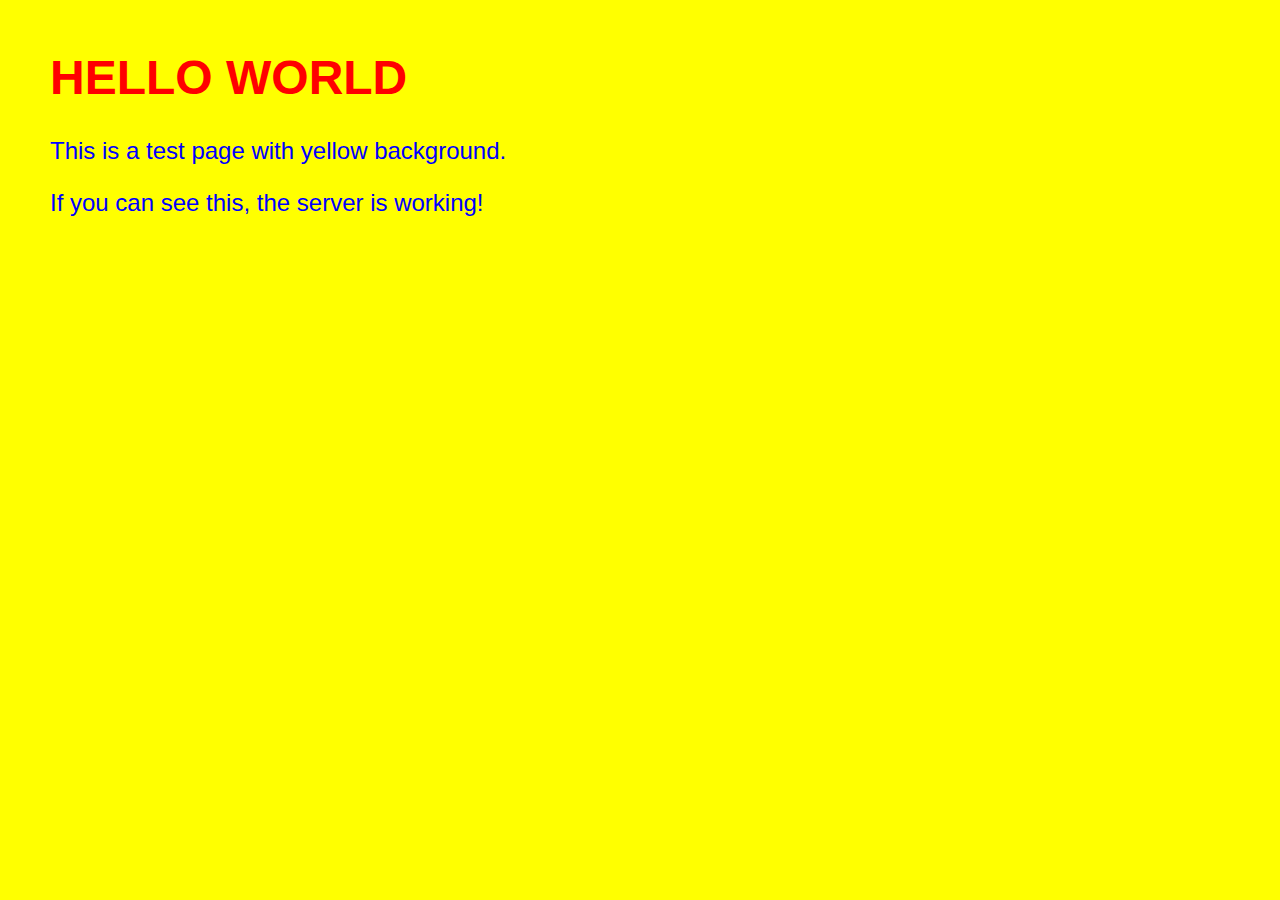
<file: Polling_project/project3.html>
<!DOCTYPE html>
<html>
<head>
    <title>Test Page</title>
    <style>
        body {
            background-color: yellow;
            font-family: Arial, sans-serif;
            margin: 50px;
        }
        h1 {
            color: red;
            font-size: 48px;
        }
        p {
            color: blue;
            font-size: 24px;
        }
    </style>
</head>
<body>
    <h1>HELLO WORLD</h1>
    <p>This is a test page with yellow background.</p>
    <p>If you can see this, the server is working!</p>
</body>
</html>
</file>
<file: style.css>
body {
  font-family: Arial, sans-serif;
  background-color: #f9f9f9;
  margin: 0;
  color: #333;
}

.container {
  max-width: 800px;
  margin: 40px auto;
  background-color: #fff;
  padding: 20px 40px;
  box-shadow: 0 2px 4px rgba(0,0,0,0.1);
  border-radius: 8px;
}

h1 {
  color: #0077b6;
}

a {
  color: #0077b6;
  text-decoration: none;
}

a:hover {
  text-decoration: underline;
}

ul {
  list-style: none;
  padding: 0;
}

ul li {
  margin-bottom: 10px;
}

iframe {
  border: none;
  margin-top: 20px;
}
</file>
